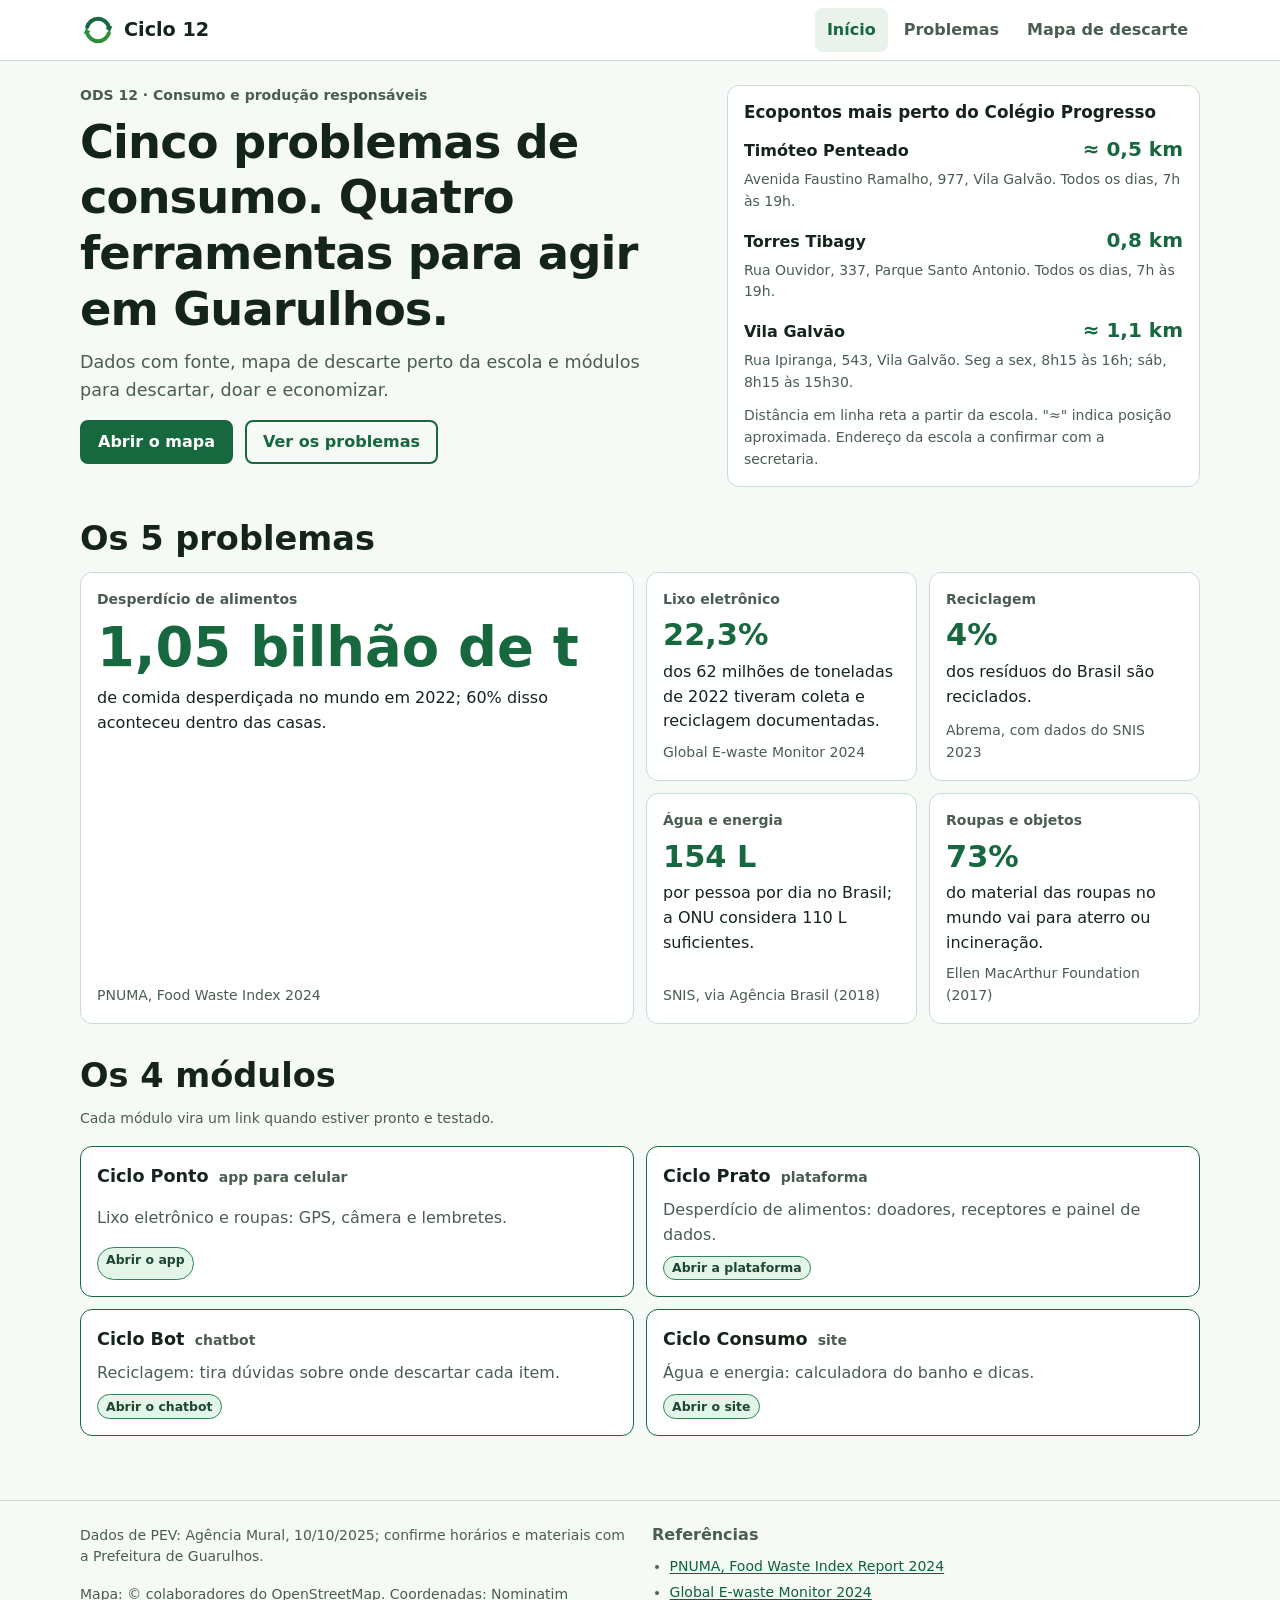
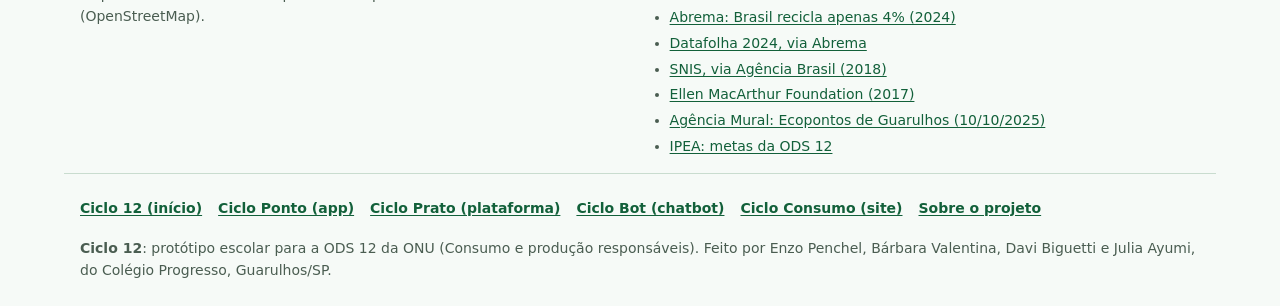
<file: ciclo12/index.html>
<!doctype html>
<html lang="pt-BR">
<head>
<meta charset="utf-8">
<meta name="viewport" content="width=device-width, initial-scale=1">
<title>Ciclo 12</title>
<meta name="description" content="Ciclo 12: cinco problemas de consumo, dados com fonte, mapa de descarte em Guarulhos e quatro módulos para a ODS 12.">
<meta name="theme-color" content="#17673f">
<link rel="icon" href="shared/favicon.svg" type="image/svg+xml">
<link rel="stylesheet" href="shared/estilo.css">
<link rel="stylesheet" href="hub.css">
<script>/* animação: marca a página antes de desenhar (ver shared/animacao.js) */if(window.matchMedia&&!matchMedia("(prefers-reduced-motion: reduce)").matches&&"IntersectionObserver" in window){document.documentElement.classList.add("anim-js")}</script>
</head>
<body>
<a class="pular-conteudo" href="#conteudo">Pular para o conteúdo</a>

<header class="topo">
  <div class="topo-miolo">
    <a class="marca" href="#inicio" data-aba="inicio">
      <img src="shared/logo.svg" alt="" width="36" height="36">
      <span>Ciclo 12</span>
    </a>
    <nav class="navegacao" aria-label="Seções">
      <a href="#inicio" data-aba="inicio">Início</a>
      <a href="#problemas" data-aba="problemas">Problemas</a>
      <a href="#mapa" data-aba="mapa">Mapa de descarte</a>
    </nav>
  </div>
</header>

<main id="conteudo" class="container">

  <!-- ================= INÍCIO ================= -->
  <section id="inicio" class="aba-tela" aria-labelledby="t-inicio">
    <div class="abertura">
      <div class="abertura-texto anim-entrada">
        <p class="sobretitulo">ODS 12 · Consumo e produção responsáveis</p>
        <h1 id="t-inicio">Cinco problemas de consumo. Quatro ferramentas para agir em Guarulhos.</h1>
        <p class="lead">Dados com fonte, mapa de descarte perto da escola e módulos para descartar, doar e economizar.</p>
        <div class="acoes">
          <a class="botao" href="#mapa" data-aba="mapa">Abrir o mapa</a>
          <a class="botao botao-secundario" href="#problemas" data-aba="problemas">Ver os problemas</a>
        </div>
      </div>

      <aside class="perto" aria-labelledby="t-perto">
        <h2 id="t-perto" class="perto-titulo">Ecopontos mais perto do Colégio Progresso</h2>
        <ol class="perto-lista" id="perto-lista"></ol>
        <p class="texto-pequeno perto-nota">Distância em linha reta a partir da escola. "≈" indica posição aproximada.
          Endereço da escola a confirmar com a secretaria.</p>
      </aside>
    </div>

    <h2 class="titulo-secao">Os 5 problemas</h2>
    <div class="grade-problemas">
      <a class="problema-cartao destaque" href="#p-alimentos" data-aba="problemas" data-alvo="p-alimentos">
        <span class="problema-tema">Desperdício de alimentos</span>
        <span class="problema-numero">1,05 bilhão de t</span>
        <span>de comida desperdiçada no mundo em 2022; 60% disso aconteceu dentro das casas.</span>
        <span class="problema-fonte">PNUMA, Food Waste Index 2024</span>
      </a>
      <a class="problema-cartao" href="#p-eletronicos" data-aba="problemas" data-alvo="p-eletronicos">
        <span class="problema-tema">Lixo eletrônico</span>
        <span class="problema-numero">22,3%</span>
        <span>dos 62 milhões de toneladas de 2022 tiveram coleta e reciclagem documentadas.</span>
        <span class="problema-fonte">Global E-waste Monitor 2024</span>
      </a>
      <a class="problema-cartao" href="#p-reciclagem" data-aba="problemas" data-alvo="p-reciclagem">
        <span class="problema-tema">Reciclagem</span>
        <span class="problema-numero">4%</span>
        <span>dos resíduos do Brasil são reciclados.</span>
        <span class="problema-fonte">Abrema, com dados do SNIS 2023</span>
      </a>
      <a class="problema-cartao" href="#p-agua" data-aba="problemas" data-alvo="p-agua">
        <span class="problema-tema">Água e energia</span>
        <span class="problema-numero">154 L</span>
        <span>por pessoa por dia no Brasil; a ONU considera 110 L suficientes.</span>
        <span class="problema-fonte">SNIS, via Agência Brasil (2018)</span>
      </a>
      <a class="problema-cartao" href="#p-roupas" data-aba="problemas" data-alvo="p-roupas">
        <span class="problema-tema">Roupas e objetos</span>
        <span class="problema-numero">73%</span>
        <span>do material das roupas no mundo vai para aterro ou incineração.</span>
        <span class="problema-fonte">Ellen MacArthur Foundation (2017)</span>
      </a>
    </div>

    <h2 class="titulo-secao">Os 4 módulos</h2>
    <p class="texto-pequeno">Cada módulo vira um link quando estiver pronto e testado.</p>
    <ul class="modulos">
      <li>
        <a class="modulo modulo-pronto" href="app/">
          <span class="modulo-nome">Ciclo Ponto <small>app para celular</small></span>
          <span class="modulo-faz">Lixo eletrônico e roupas: GPS, câmera e lembretes.</span>
          <span class="etiqueta etiqueta-ok">Abrir o app</span>
        </a>
      </li>
      <li>
        <a class="modulo modulo-pronto" href="plataforma/">
          <span class="modulo-nome">Ciclo Prato <small>plataforma</small></span>
          <span class="modulo-faz">Desperdício de alimentos: doadores, receptores e painel de dados.</span>
          <span class="etiqueta etiqueta-ok">Abrir a plataforma</span>
        </a>
      </li>
      <li>
        <a class="modulo modulo-pronto" href="chatbot/">
          <span class="modulo-nome">Ciclo Bot <small>chatbot</small></span>
          <span class="modulo-faz">Reciclagem: tira dúvidas sobre onde descartar cada item.</span>
          <span class="etiqueta etiqueta-ok">Abrir o chatbot</span>
        </a>
      </li>
      <li>
        <a class="modulo modulo-pronto" href="site/">
          <span class="modulo-nome">Ciclo Consumo <small>site</small></span>
          <span class="modulo-faz">Água e energia: calculadora do banho e dicas.</span>
          <span class="etiqueta etiqueta-ok">Abrir o site</span>
        </a>
      </li>
    </ul>
  </section>

  <!-- ================= PROBLEMAS ================= -->
  <section id="problemas" class="aba-tela" aria-labelledby="t-problemas" hidden>
    <h1 id="t-problemas">Os 5 problemas, com dados e fonte</h1>
    <nav class="indice" aria-label="Problemas">
      <a href="#p-alimentos" data-aba="problemas" data-alvo="p-alimentos">Alimentos</a>
      <a href="#p-eletronicos" data-aba="problemas" data-alvo="p-eletronicos">Lixo eletrônico</a>
      <a href="#p-reciclagem" data-aba="problemas" data-alvo="p-reciclagem">Reciclagem</a>
      <a href="#p-agua" data-aba="problemas" data-alvo="p-agua">Água e energia</a>
      <a href="#p-roupas" data-aba="problemas" data-alvo="p-roupas">Roupas e objetos</a>
    </nav>

    <article class="problema" id="p-alimentos" aria-labelledby="t-alimentos">
      <h2 id="t-alimentos">Desperdício de alimentos</h2>
      <p>Em 2022 o mundo desperdiçou 1,05 bilhão de toneladas de alimentos, quase um quinto de tudo o que chegou ao consumidor. A maior parte do desperdício não acontece no mercado nem no restaurante: acontece em casa.</p>
      <figure class="grafico">
        <figcaption>Onde o desperdício de alimentos aconteceu em 2022 (mundo)</figcaption>
        <svg viewBox="0 0 320 40" role="img" aria-labelledby="g1-desc" class="barra-svg">
          <desc id="g1-desc">Casas 60%, serviços de alimentação 28%, varejo 12%.</desc>
          <rect class="viz-1" x="0" y="4" width="189.6" height="32" rx="4"><title>Casas: 60%</title></rect>
          <rect class="viz-2" x="191.6" y="4" width="88.5" height="32"><title>Serviços de alimentação: 28%</title></rect>
          <rect class="viz-3" x="282.1" y="4" width="37.9" height="32" rx="4"><title>Varejo: 12%</title></rect>
        </svg>
        <ul class="legenda">
          <li><span class="amostra viz-1"></span>Casas <b>60%</b></li>
          <li><span class="amostra viz-2"></span>Serviços de alimentação <b>28%</b></li>
          <li><span class="amostra viz-3"></span>Varejo <b>12%</b></li>
        </ul>
      </figure>
      <p class="fonte">Fonte: <a href="https://www.unep.org/news-and-stories/press-release/world-squanders-over-1-billion-meals-day-un-report" target="_blank" rel="noopener">PNUMA, Food Waste Index Report 2024</a></p>
      <p class="meta-ods"><b>Meta 12.3:</b> até 2030, reduzir pela metade o desperdício de alimentos per capita mundial, nos níveis de varejo e do consumidor, e reduzir as perdas ao longo das cadeias de produção e abastecimento.</p>
      <p class="modulo-liga">No Ciclo 12: <a href="plataforma/"><b>Ciclo Prato</b></a> (plataforma de doação de alimentos).</p>
    </article>

    <article class="problema" id="p-eletronicos" aria-labelledby="t-eletronicos">
      <h2 id="t-eletronicos">Descarte incorreto de lixo eletrônico</h2>
      <p>Foram 62 milhões de toneladas de lixo eletrônico em 2022, 82% a mais que em 2010. Menos de um quarto teve coleta e reciclagem documentadas; o resto some do controle e pode contaminar solo e água.</p>
      <figure class="grafico">
        <figcaption>Destino documentado do lixo eletrônico em 2022 (mundo)</figcaption>
        <svg viewBox="0 0 320 40" role="img" aria-labelledby="g2-desc" class="barra-svg">
          <desc id="g2-desc">22,3% com coleta e reciclagem documentadas; 77,7% sem documentação.</desc>
          <rect class="viz-destaque" x="0" y="4" width="70.9" height="32" rx="4"><title>Coleta e reciclagem documentadas: 22,3%</title></rect>
          <rect class="viz-resto" x="72.9" y="4" width="247.1" height="32" rx="4"><title>Sem documentação: 77,7%</title></rect>
        </svg>
        <ul class="legenda">
          <li><span class="amostra viz-destaque"></span>Coleta e reciclagem documentadas <b>22,3%</b></li>
          <li><span class="amostra viz-resto"></span>Sem documentação <b>77,7%</b></li>
        </ul>
      </figure>
      <p class="fonte">Fonte: <a href="https://unitar.org/about/news-stories/press/global-e-waste-monitor-2024-electronic-waste-rising-five-times-faster-documented-e-waste-recycling" target="_blank" rel="noopener">Global E-waste Monitor 2024 (ITU e UNITAR)</a></p>
      <p class="meta-ods"><b>Meta 12.5:</b> até 2030, reduzir substancialmente a geração de resíduos por meio da prevenção, redução, reciclagem e reuso.</p>
      <p class="modulo-liga">No Ciclo 12: <a href="app/"><b>Ciclo Ponto</b></a> (app com pontos de descarte e lembretes).</p>
    </article>

    <article class="problema" id="p-reciclagem" aria-labelledby="t-reciclagem">
      <h2 id="t-reciclagem">Falta de informação sobre reciclagem</h2>
      <p>O Brasil recicla só 4% dos seus resíduos. Parte do problema é informação: 58% dos brasileiros dizem não saber reconhecer os símbolos de reciclagem nas embalagens.</p>
      <figure class="grafico">
        <figcaption>Resíduos reciclados no Brasil</figcaption>
        <svg viewBox="0 0 320 40" role="img" aria-labelledby="g3-desc" class="barra-svg">
          <desc id="g3-desc">4% reciclados; 96% não reciclados.</desc>
          <rect class="viz-destaque" x="0" y="4" width="12.7" height="32" rx="4"><title>Reciclados: 4%</title></rect>
          <rect class="viz-resto" x="14.7" y="4" width="305.3" height="32" rx="4"><title>Não reciclados: 96%</title></rect>
        </svg>
        <ul class="legenda">
          <li><span class="amostra viz-destaque"></span>Reciclados <b>4%</b></li>
          <li><span class="amostra viz-resto"></span>Não reciclados <b>96%</b></li>
        </ul>
      </figure>
      <p class="fonte">Fontes: <a href="https://www.abrema.org.br/2024/09/19/brasil-recicla-apenas-4-mas-importa-lixo-para-a-industria/" target="_blank" rel="noopener">Abrema, com dados do SNIS 2023</a>; <a href="https://www.abrema.org.br/2024/06/24/1-em-cada-3-brasileiros-que-diz-ter-coleta-seletiva-nao-separa-o-lixo-aponta-datafolha/" target="_blank" rel="noopener">pesquisa Datafolha 2024, divulgada pela Abrema</a> (58%)</p>
      <p class="meta-ods"><b>Meta 12.8:</b> até 2030, garantir que as pessoas, em todos os lugares, tenham informação relevante e conscientização para o desenvolvimento sustentável e estilos de vida em harmonia com a natureza.</p>
      <p class="modulo-liga">No Ciclo 12: <a href="chatbot/"><b>Ciclo Bot</b></a> (chatbot sobre onde descartar cada item).</p>
    </article>

    <article class="problema" id="p-agua" aria-labelledby="t-agua">
      <h2 id="t-agua">Consumo excessivo de água e energia em casa</h2>
      <p>Cada brasileiro consome em média 154 litros de água por dia. A ONU considera 110 litros suficientes para as necessidades de uma pessoa. O banho é um dos lugares onde dá para economizar água e luz ao mesmo tempo.</p>
      <figure class="grafico">
        <figcaption>Litros de água por pessoa, por dia</figcaption>
        <svg viewBox="0 0 320 84" role="img" aria-labelledby="g4-desc" class="barra-svg barra-svg-alta">
          <desc id="g4-desc">Média do Brasil: 154 litros. Recomendado pela ONU: 110 litros.</desc>
          <line class="viz-eixo" x1="0" y1="0" x2="0" y2="84"></line>
          <rect class="viz-destaque" x="0" y="6" width="320" height="30" rx="4"><title>Média no Brasil: 154 L</title></rect>
          <rect class="viz-resto" x="0" y="48" width="228.6" height="30" rx="4"><title>Recomendado pela ONU: 110 L</title></rect>
        </svg>
        <ul class="legenda">
          <li><span class="amostra viz-destaque"></span>Média no Brasil <b>154 L</b></li>
          <li><span class="amostra viz-resto"></span>Recomendado pela ONU <b>110 L</b></li>
        </ul>
      </figure>
      <p class="fonte">Fonte: <a href="https://agenciabrasil.ebc.com.br/geral/noticia/2018-03/brasileiro-consome-significativo-volume-de-agua-que-nao-sai-das-torneiras" target="_blank" rel="noopener">SNIS, via Agência Brasil (2018)</a>. Dado de 2018: pode haver número mais recente.</p>
      <p class="meta-ods"><b>Meta 12.2:</b> até 2030, alcançar a gestão sustentável e o uso eficiente dos recursos naturais.</p>
      <p class="modulo-liga">No Ciclo 12: <a href="site/"><b>Ciclo Consumo</b></a> (site com calculadora do banho).</p>
    </article>

    <article class="problema" id="p-roupas" aria-labelledby="t-roupas">
      <h2 id="t-roupas">Roupas e objetos que poderiam ser reutilizados</h2>
      <p>De todo o material usado para fazer roupas no mundo, 73% acaba em aterro ou é queimado depois do uso. Doar, trocar e consertar mantém a peça em uso por mais tempo.</p>
      <figure class="grafico">
        <figcaption>Destino do material das roupas no mundo (dados de 2015)</figcaption>
        <svg viewBox="0 0 320 40" role="img" aria-labelledby="g5-desc" class="barra-svg">
          <desc id="g5-desc">73% aterro ou incineração; 27% outros destinos.</desc>
          <rect class="viz-destaque" x="0" y="4" width="232.1" height="32" rx="4"><title>Aterro ou incineração: 73%</title></rect>
          <rect class="viz-resto" x="234.1" y="4" width="85.9" height="32" rx="4"><title>Outros destinos: 27%</title></rect>
        </svg>
        <ul class="legenda">
          <li><span class="amostra viz-destaque"></span>Aterro ou incineração <b>73%</b></li>
          <li><span class="amostra viz-resto"></span>Outros destinos <b>27%</b></li>
        </ul>
      </figure>
      <p class="fonte">Fonte: <a href="https://content.ellenmacarthurfoundation.org/m/7f818b40f06e1afd/original/Summary-of-findings-A-New-Textiles-Economy.pdf" target="_blank" rel="noopener">Ellen MacArthur Foundation, A New Textiles Economy (2017), figura 3</a></p>
      <p class="meta-ods"><b>Meta 12.5:</b> até 2030, reduzir substancialmente a geração de resíduos por meio da prevenção, redução, reciclagem e reuso.</p>
      <p class="modulo-liga">No Ciclo 12: <a href="app/"><b>Ciclo Ponto</b></a> (app para doar, trocar ou descartar roupas e objetos).</p>
    </article>
    <p class="texto-pequeno">Texto das metas: <a href="https://www.ipea.gov.br/ods/ods12.html" target="_blank" rel="noopener">IPEA, ODS 12</a> (versão das Nações Unidas).</p>
  </section>

  <!-- ================= MAPA ================= -->
  <section id="mapa" class="aba-tela" aria-labelledby="t-mapa" hidden>
    <h1 id="t-mapa">Mapa de descarte</h1>
    <div class="aviso aviso-confirmar">
      <span class="aviso-titulo">Confira antes de ir</span>
      <p>Lista dos 33 Ecopontos (PEVs) publicada pela Agência Mural em 10/10/2025. Horários e materiais podem ter mudado:
        confirme com a Prefeitura de Guarulhos. Posições marcadas como aproximadas ainda serão conferidas pelo grupo.</p>
    </div>

    <div class="controles">
      <div class="campo">
        <label for="filtro-material">O que você quer descartar?</label>
        <select id="filtro-material"></select>
      </div>
      <button class="botao botao-secundario" id="btn-perto" type="button">Pontos perto de mim</button>
    </div>
    <p class="resposta-filtro" id="resposta-filtro" role="status"></p>

    <div class="mapa-grade">
      <div class="mapa-caixa">
        <div id="mapa-area" role="region" aria-label="Mapa dos ecopontos de Guarulhos"></div>
        <ul class="mapa-legenda" aria-label="Legenda do mapa">
          <li><span class="pino-legenda pino-escola"></span>Escola</li>
          <li><span class="pino-legenda pino-pev"></span>Ecoponto (número achado)</li>
          <li><span class="pino-legenda pino-pev pino-aprox"></span>Ecoponto (posição aproximada)</li>
        </ul>
      </div>
      <div class="lista-caixa">
        <p class="lista-resumo" id="lista-resumo" aria-live="polite"></p>
        <p class="texto-pequeno" id="lista-referencia"></p>
        <ol class="lista-pontos" id="lista-pontos"></ol>
        <div id="lista-doacao"></div>
      </div>
    </div>
  </section>
</main>

<footer class="rodape">
  <div class="container rodape-grade">
    <div>
      <p>Dados de PEV: Agência Mural, 10/10/2025; confirme horários e materiais com a Prefeitura de Guarulhos.</p>
      <p>Mapa: © colaboradores do OpenStreetMap. Coordenadas: Nominatim (OpenStreetMap).</p>
    </div>
    <div>
      <h2 class="rodape-titulo">Referências</h2>
      <ul class="referencias">
        <li><a href="https://www.unep.org/news-and-stories/press-release/world-squanders-over-1-billion-meals-day-un-report" target="_blank" rel="noopener">PNUMA, Food Waste Index Report 2024</a></li>
        <li><a href="https://unitar.org/about/news-stories/press/global-e-waste-monitor-2024-electronic-waste-rising-five-times-faster-documented-e-waste-recycling" target="_blank" rel="noopener">Global E-waste Monitor 2024</a></li>
        <li><a href="https://www.abrema.org.br/2024/09/19/brasil-recicla-apenas-4-mas-importa-lixo-para-a-industria/" target="_blank" rel="noopener">Abrema: Brasil recicla apenas 4% (2024)</a></li>
        <li><a href="https://www.abrema.org.br/2024/06/24/1-em-cada-3-brasileiros-que-diz-ter-coleta-seletiva-nao-separa-o-lixo-aponta-datafolha/" target="_blank" rel="noopener">Datafolha 2024, via Abrema</a></li>
        <li><a href="https://agenciabrasil.ebc.com.br/geral/noticia/2018-03/brasileiro-consome-significativo-volume-de-agua-que-nao-sai-das-torneiras" target="_blank" rel="noopener">SNIS, via Agência Brasil (2018)</a></li>
        <li><a href="https://content.ellenmacarthurfoundation.org/m/7f818b40f06e1afd/original/Summary-of-findings-A-New-Textiles-Economy.pdf" target="_blank" rel="noopener">Ellen MacArthur Foundation (2017)</a></li>
        <li><a href="https://agenciamural.org.br/confira-onde-estao-os-ecopontos-de-guarulhos/" target="_blank" rel="noopener">Agência Mural: Ecopontos de Guarulhos (10/10/2025)</a></li>
        <li><a href="https://www.ipea.gov.br/ods/ods12.html" target="_blank" rel="noopener">IPEA: metas da ODS 12</a></li>
      </ul>
    </div>
  </div>
  <div class="container rodape-padrao">
    <nav class="rodape-modulos" aria-label="Módulos do Ciclo 12">
      <a href="index.html">Ciclo 12 (início)</a>
      <a href="app/">Ciclo Ponto (app)</a>
      <a href="plataforma/">Ciclo Prato (plataforma)</a>
      <a href="chatbot/">Ciclo Bot (chatbot)</a>
      <a href="site/">Ciclo Consumo (site)</a>
      <a href="sobre.html">Sobre o projeto</a>
    </nav>
    <p><b>Ciclo 12</b>: protótipo escolar para a ODS 12 da ONU (Consumo e produção responsáveis).
      Feito por Enzo Penchel, Bárbara Valentina, Davi Biguetti e Julia Ayumi, do Colégio Progresso, Guarulhos/SP.</p>
  </div>
</footer>

<script src="shared/animacao.js"></script>

<script src="shared/pontos.js"></script>
<script src="hub.js"></script>
</body>
</html>
</file>
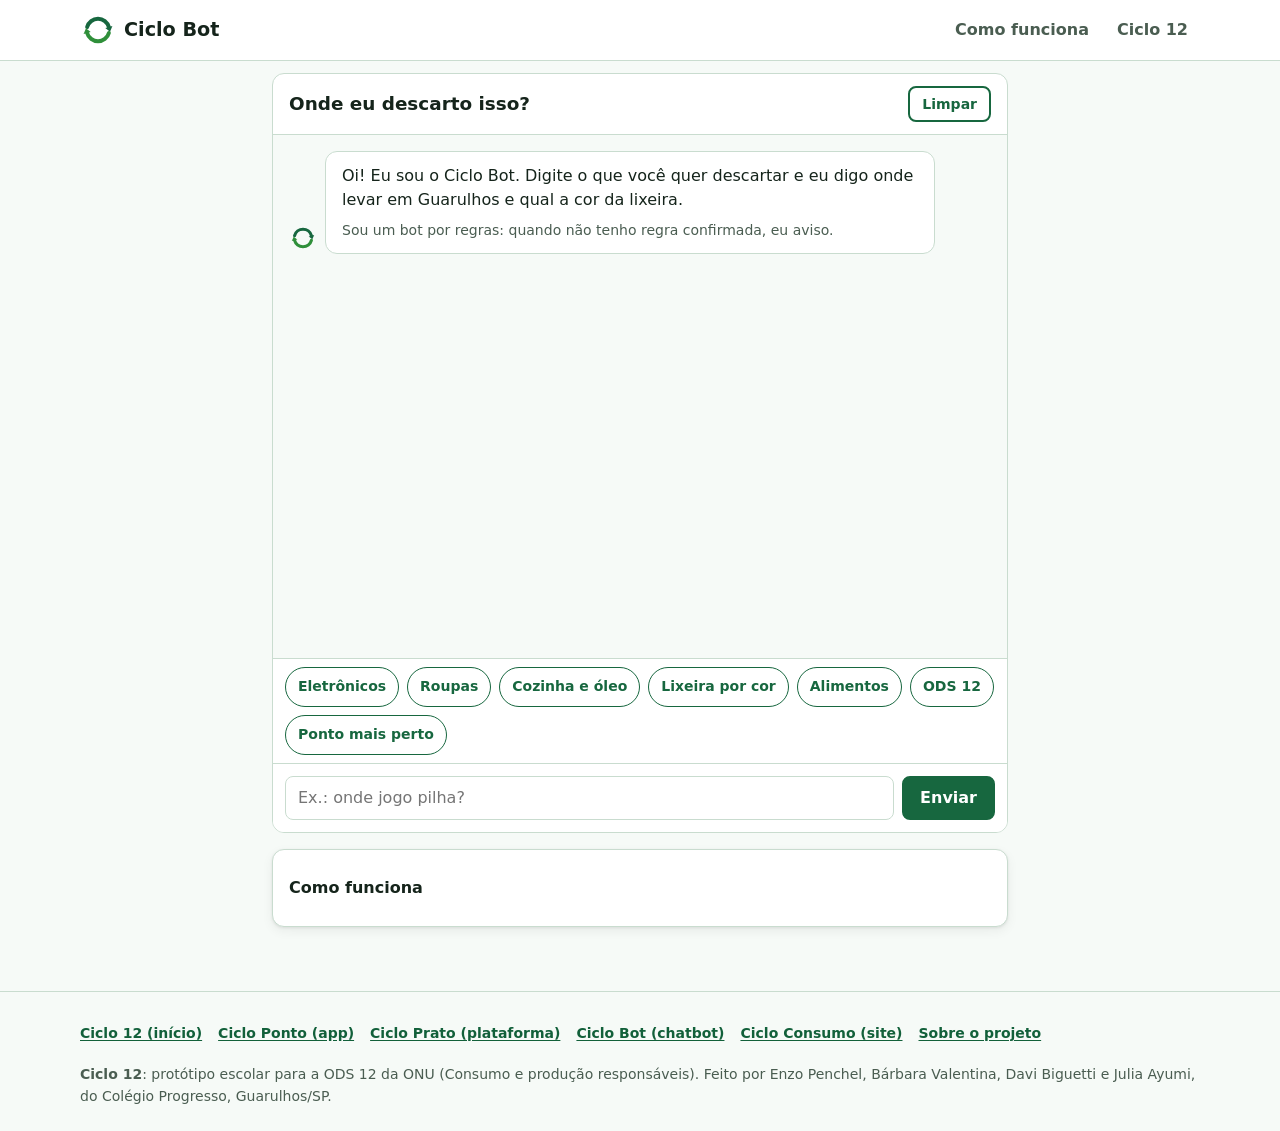
<file: ciclo12/chatbot/index.html>
<!doctype html>
<html lang="pt-BR">
<head>
<meta charset="utf-8">
<meta name="viewport" content="width=device-width, initial-scale=1, viewport-fit=cover">
<title>Ciclo Bot</title>
<meta name="description" content="Ciclo Bot: tire dúvidas sobre onde descartar cada item em Guarulhos. Funciona por regras, sem internet e sem inteligência artificial. Parte do Ciclo 12 (ODS 12).">
<meta name="theme-color" content="#17673f">
<link rel="icon" href="../shared/favicon.svg" type="image/svg+xml">
<link rel="stylesheet" href="../shared/estilo.css">
<link rel="stylesheet" href="bot.css">
<script>/* animação: marca a página antes de desenhar (ver shared/animacao.js) */if(window.matchMedia&&!matchMedia("(prefers-reduced-motion: reduce)").matches&&"IntersectionObserver" in window){document.documentElement.classList.add("anim-js")}</script>
</head>
<body>
<a class="pular-conteudo" href="#pergunta">Pular para a caixa de pergunta</a>

<header class="topo">
  <div class="topo-miolo">
    <a class="marca" href="#conversa">
      <img src="../shared/logo.svg" alt="" width="36" height="36">
      <span>Ciclo Bot</span>
    </a>
    <nav class="navegacao" aria-label="Seções">
      <a href="#como-funciona">Como funciona</a>
      <a href="../index.html" aria-label="Voltar ao Ciclo 12">Ciclo 12</a>
    </nav>
  </div>
</header>

<main id="conteudo" class="bot-pagina">
  <section class="chat" aria-labelledby="t-chat">
    <div class="chat-cabecalho">
      <h1 id="t-chat" class="chat-titulo">Onde eu descarto isso?</h1>
      <button class="botao botao-secundario botao-pequeno" type="button" id="btn-limpar" aria-label="Limpar conversa">Limpar</button>
    </div>

    <div id="conversa" class="conversa" role="log" aria-live="polite" aria-label="Conversa com o Ciclo Bot"></div>

    <div class="menu-rapido" id="menu-rapido" aria-label="Atalhos">
      <button type="button" data-menu="eletronicos">Eletrônicos</button>
      <button type="button" data-menu="roupas">Roupas</button>
      <button type="button" data-menu="cozinha">Cozinha e óleo</button>
      <button type="button" data-menu="cores">Lixeira por cor</button>
      <button type="button" data-menu="alimentos">Alimentos</button>
      <button type="button" data-menu="ods">ODS 12</button>
      <button type="button" data-menu="perto">Ponto mais perto</button>
    </div>

    <form id="form-pergunta" class="caixa-pergunta" autocomplete="off">
      <label for="pergunta" class="so-leitor">Sua pergunta</label>
      <input id="pergunta" name="pergunta" type="text" maxlength="200" placeholder="Ex.: onde jogo pilha?" enterkeyhint="send">
      <button class="botao" type="submit">Enviar</button>
    </form>
  </section>

  <details id="como-funciona" class="como-funciona cartao">
    <summary>Como funciona</summary>
    <ul>
      <li><b>É um bot por regras, não é inteligência artificial.</b> Ele procura as palavras da sua pergunta numa lista de <span id="n-itens">47</span> itens escrita pelo grupo, aceita pequenos erros de digitação e responde com o texto dessa lista.</li>
      <li><b>Funciona sem internet</b> depois de aberto e não usa chave de API. A conversa fica só na tela: nada é salvo nem enviado.</li>
      <li><b>Quando a regra não está confirmada, ele não inventa:</b> diz "confirme com a Prefeitura de Guarulhos". A etiqueta verde "Confirmado na fonte" aparece só quando a matéria da Agência Mural (10/10/2025) lista o material como aceito nos Ecopontos.</li>
      <li>O Ecoponto mais perto sai da mesma lista do mapa do Ciclo 12 (33 Ecopontos de Guarulhos). A distância é em linha reta, a partir da escola ou de você, se permitir a localização.</li>
      <li><b>Próximo passo:</b> uma versão oficial no WhatsApp depende da plataforma da Meta (conta comercial e aprovação). Por enquanto, não está feita.</li>
    </ul>
    <p class="fonte">Fontes: <a href="https://agenciamural.org.br/confira-onde-estao-os-ecopontos-de-guarulhos/" target="_blank" rel="noopener">Agência Mural (Ecopontos de Guarulhos)</a>;
      <a href="https://conama.mma.gov.br/?option=com_sisconama&amp;task=arquivo.download&amp;id=273" target="_blank" rel="noopener">Resolução CONAMA 275/2001 (cores)</a>;
      <a href="https://www.planalto.gov.br/ccivil_03/_ato2007-2010/2010/lei/l12305.htm" target="_blank" rel="noopener">Lei 12.305/2010, art. 33 (logística reversa)</a>;
      <a href="https://www.ipea.gov.br/ods/ods12.html" target="_blank" rel="noopener">IPEA (metas da ODS 12)</a>.</p>
  </details>
</main>

<footer class="rodape">
  <div class="container rodape-padrao">
    <nav class="rodape-modulos" aria-label="Módulos do Ciclo 12">
      <a href="../index.html">Ciclo 12 (início)</a>
      <a href="../app/">Ciclo Ponto (app)</a>
      <a href="../plataforma/">Ciclo Prato (plataforma)</a>
      <a href="../chatbot/">Ciclo Bot (chatbot)</a>
      <a href="../site/">Ciclo Consumo (site)</a>
      <a href="../sobre.html">Sobre o projeto</a>
    </nav>
    <p><b>Ciclo 12</b>: protótipo escolar para a ODS 12 da ONU (Consumo e produção responsáveis).
      Feito por Enzo Penchel, Bárbara Valentina, Davi Biguetti e Julia Ayumi, do Colégio Progresso, Guarulhos/SP.</p>
  </div>
</footer>

<script src="../shared/animacao.js"></script>
<script src="../shared/pontos.js"></script>
<script src="conhecimento.js"></script>
<script src="bot.js"></script>
</body>
</html>
</file>
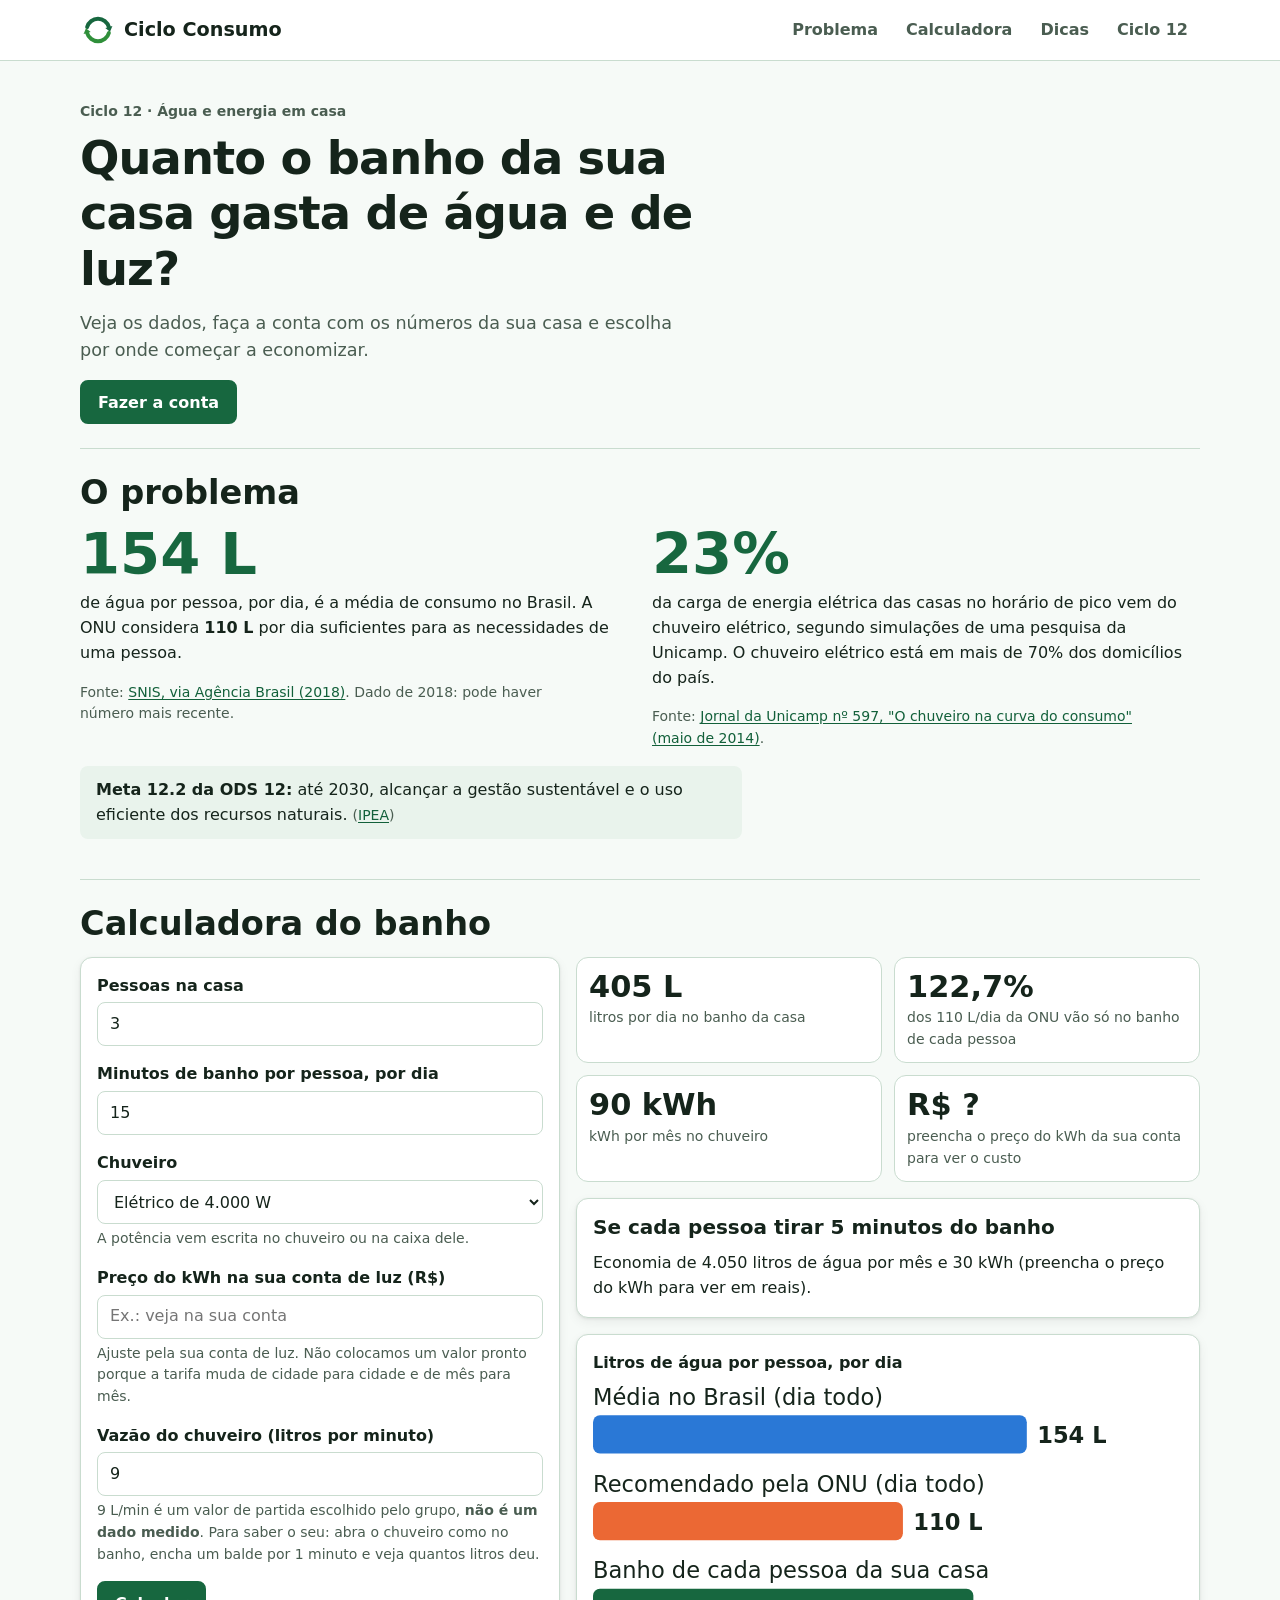
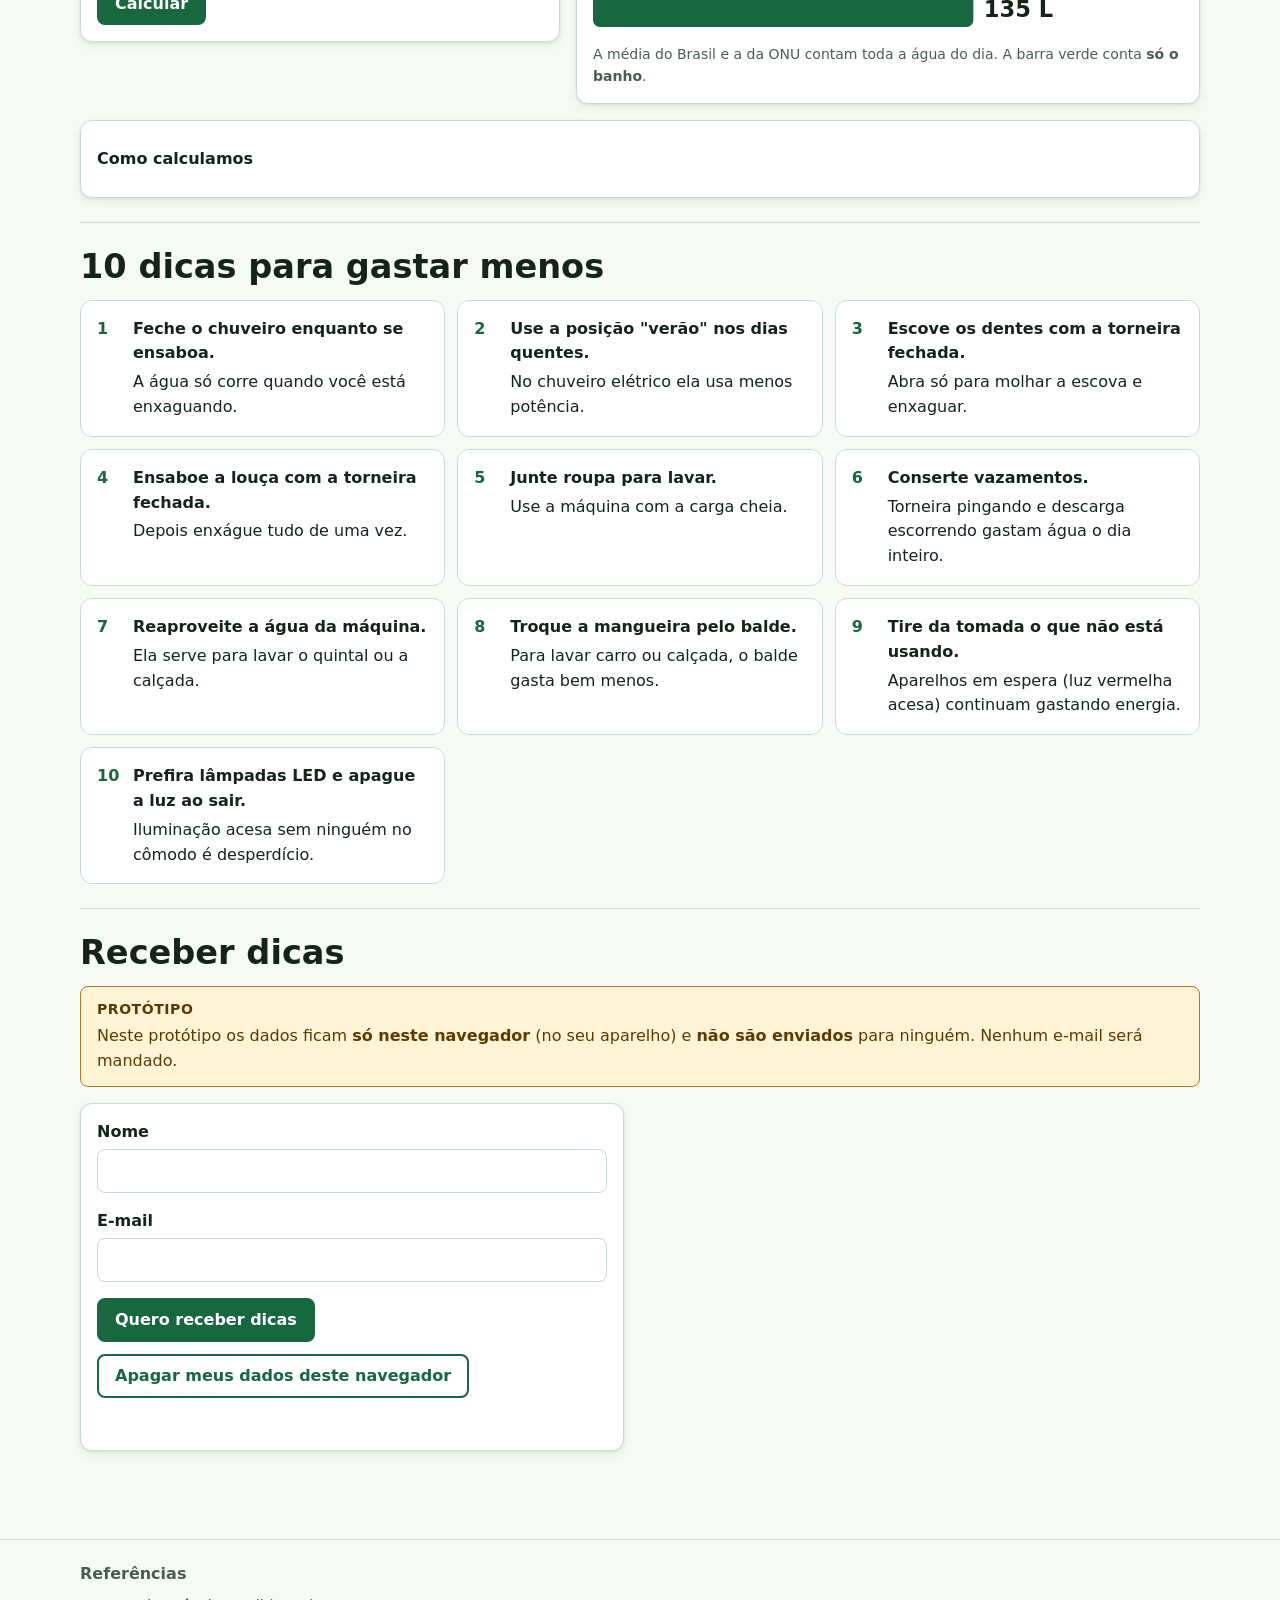
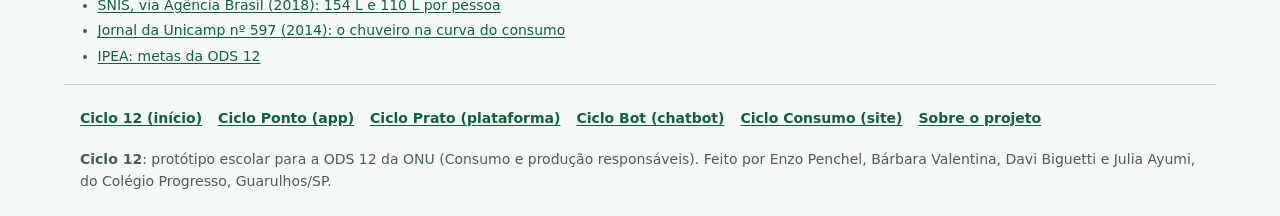
<file: ciclo12/site/index.html>
<!doctype html>
<html lang="pt-BR">
<head>
<meta charset="utf-8">
<meta name="viewport" content="width=device-width, initial-scale=1">
<title>Ciclo Consumo</title>
<meta name="description" content="Ciclo Consumo: consumo de água e energia em casa, calculadora do banho e dicas. Parte do Ciclo 12 (ODS 12).">
<meta name="theme-color" content="#17673f">
<link rel="icon" href="../shared/favicon.svg" type="image/svg+xml">
<link rel="stylesheet" href="../shared/estilo.css">
<link rel="stylesheet" href="site.css">
<script>/* animação: marca a página antes de desenhar (ver shared/animacao.js) */if(window.matchMedia&&!matchMedia("(prefers-reduced-motion: reduce)").matches&&"IntersectionObserver" in window){document.documentElement.classList.add("anim-js")}</script>
</head>
<body>
<a class="pular-conteudo" href="#conteudo">Pular para o conteúdo</a>

<header class="topo">
  <div class="topo-miolo">
    <a class="marca" href="#conteudo">
      <img src="../shared/logo.svg" alt="" width="36" height="36">
      <span>Ciclo Consumo</span>
    </a>
    <nav class="navegacao" aria-label="Seções">
      <a href="#problema">Problema</a>
      <a href="#calculadora">Calculadora</a>
      <a href="#dicas">Dicas</a>
      <a href="../index.html" aria-label="Voltar ao Ciclo 12">Ciclo 12</a>
    </nav>
  </div>
</header>

<main id="conteudo" class="container">

  <section class="abertura-site anim-entrada" aria-labelledby="t-site">
    <p class="sobretitulo">Ciclo 12 · Água e energia em casa</p>
    <h1 id="t-site">Quanto o banho da sua casa gasta de água e de luz?</h1>
    <p class="lead">Veja os dados, faça a conta com os números da sua casa e escolha por onde começar a economizar.</p>
    <a class="botao" href="#calculadora">Fazer a conta</a>
  </section>

  <!-- ============ O PROBLEMA ============ -->
  <section id="problema" class="secao" aria-labelledby="t-problema">
    <h2 id="t-problema">O problema</h2>
    <div class="numeros-site">
      <div class="numero-site">
        <span class="numero-grande">154 L</span>
        <p>de água por pessoa, por dia, é a média de consumo no Brasil. A ONU considera <b>110 L</b> por dia suficientes para as necessidades de uma pessoa.</p>
        <p class="fonte">Fonte: <a href="https://agenciabrasil.ebc.com.br/geral/noticia/2018-03/brasileiro-consome-significativo-volume-de-agua-que-nao-sai-das-torneiras" target="_blank" rel="noopener">SNIS, via Agência Brasil (2018)</a>. Dado de 2018: pode haver número mais recente.</p>
      </div>
      <div class="numero-site">
        <span class="numero-grande">23%</span>
        <p>da carga de energia elétrica das casas no horário de pico vem do chuveiro elétrico, segundo simulações de uma pesquisa da Unicamp. O chuveiro elétrico está em mais de 70% dos domicílios do país.</p>
        <p class="fonte">Fonte: <a href="https://www2.unicamp.br/unicamp/ju/597/o-chuveiro-na-curva-do-consumo" target="_blank" rel="noopener">Jornal da Unicamp nº 597, "O chuveiro na curva do consumo" (maio de 2014)</a>.</p>
      </div>
    </div>
    <p class="meta-site"><b>Meta 12.2 da ODS 12:</b> até 2030, alcançar a gestão sustentável e o uso eficiente dos recursos naturais.
      <span class="fonte">(<a href="https://www.ipea.gov.br/ods/ods12.html" target="_blank" rel="noopener">IPEA</a>)</span></p>
  </section>

  <!-- ============ CALCULADORA ============ -->
  <section id="calculadora" class="secao" aria-labelledby="t-calc">
    <h2 id="t-calc">Calculadora do banho</h2>
    <div class="calc-grade">
      <form id="form-calc" class="cartao calc-form" novalidate>
        <div class="campo">
          <label for="c-pessoas">Pessoas na casa</label>
          <input id="c-pessoas" name="pessoas" type="number" inputmode="numeric" min="1" max="20" step="1" value="3" aria-describedby="e-pessoas">
          <span class="mensagem-erro" id="e-pessoas" hidden></span>
        </div>
        <div class="campo">
          <label for="c-minutos">Minutos de banho por pessoa, por dia</label>
          <input id="c-minutos" name="minutos" type="number" inputmode="decimal" min="1" max="60" step="0.5" value="15" aria-describedby="e-minutos">
          <span class="mensagem-erro" id="e-minutos" hidden></span>
        </div>
        <div class="campo">
          <label for="c-potencia">Chuveiro</label>
          <select id="c-potencia" name="potencia">
            <option value="0">Não é elétrico (gás ou solar)</option>
            <option value="4000" selected>Elétrico de 4.000 W</option>
            <option value="5500">Elétrico de 5.500 W</option>
          </select>
          <span class="ajuda">A potência vem escrita no chuveiro ou na caixa dele.</span>
        </div>
        <div class="campo">
          <label for="c-preco">Preço do kWh na sua conta de luz (R$)</label>
          <input id="c-preco" name="preco" type="number" inputmode="decimal" min="0.01" max="10" step="0.01" placeholder="Ex.: veja na sua conta" aria-describedby="a-preco e-preco">
          <span class="ajuda" id="a-preco">Ajuste pela sua conta de luz. Não colocamos um valor pronto porque a tarifa muda de cidade para cidade e de mês para mês.</span>
          <span class="mensagem-erro" id="e-preco" hidden></span>
        </div>
        <div class="campo">
          <label for="c-vazao">Vazão do chuveiro (litros por minuto)</label>
          <input id="c-vazao" name="vazao" type="number" inputmode="decimal" min="1" max="30" step="0.5" value="9" aria-describedby="a-vazao e-vazao">
          <span class="ajuda" id="a-vazao">9 L/min é um valor de partida escolhido pelo grupo, <b>não é um dado medido</b>. Para saber o seu: abra o chuveiro como no banho, encha um balde por 1 minuto e veja quantos litros deu.</span>
          <span class="mensagem-erro" id="e-vazao" hidden></span>
        </div>
        <button class="botao" type="submit">Calcular</button>
      </form>

      <div class="calc-resultado" aria-live="polite">
        <div class="aviso aviso-conflito" id="calc-erro" role="alert" hidden>
          <span class="aviso-titulo">Confira os campos</span>
          <span>Corrija os campos marcados para ver o resultado.</span>
        </div>
        <div class="saidas">
          <div class="saida"><span class="saida-valor" id="o-litros">-</span><span>litros por dia no banho da casa</span></div>
          <div class="saida"><span class="saida-valor" id="o-pct">-</span><span id="o-pct-texto">dos 110 L/dia da ONU vão só no banho de cada pessoa</span></div>
          <div class="saida"><span class="saida-valor" id="o-kwh">-</span><span>kWh por mês no chuveiro</span></div>
          <div class="saida"><span class="saida-valor" id="o-custo">-</span><span id="o-custo-texto">por mês na conta de luz, só do chuveiro</span></div>
        </div>

        <div class="economia cartao">
          <h3>Se cada pessoa tirar 5 minutos do banho</h3>
          <p id="o-economia">-</p>
        </div>

        <figure class="grafico cartao">
          <figcaption>Litros de água por pessoa, por dia</figcaption>
          <svg id="grafico-agua" viewBox="0 0 340 150" role="img" aria-labelledby="grafico-desc" class="grafico-agua">
            <desc id="grafico-desc">Comparação entre a média do Brasil, o recomendado pela ONU e o banho de cada pessoa da sua casa.</desc>
          </svg>
          <p class="texto-pequeno">A média do Brasil e a da ONU contam toda a água do dia. A barra verde conta <b>só o banho</b>.</p>
        </figure>
      </div>
    </div>

    <details class="como-calculamos cartao">
      <summary>Como calculamos</summary>
      <ul>
        <li><b>Litros por dia (casa)</b> = pessoas × minutos × vazão (L/min)</li>
        <li><b>% da meta da ONU</b> = (minutos × vazão) ÷ 110 L × 100. Compara o banho de uma pessoa com os 110 L que a ONU considera suficientes para o dia todo.</li>
        <li><b>kWh por mês</b> = pessoas × (minutos ÷ 60) × (potência em W ÷ 1000) × 30 dias</li>
        <li><b>Custo por mês</b> = kWh por mês × preço do kWh</li>
        <li><b>Economia com 5 minutos a menos</b> = as mesmas contas usando 5 minutos (ou o banho inteiro, se ele já tiver 5 minutos ou menos) × 30 dias</li>
      </ul>
      <p class="texto-pequeno">O mês tem 30 dias nas contas. É uma estimativa: a conta real depende da temperatura escolhida, de quanto o registro fica aberto e de impostos e bandeiras na conta de luz.</p>
    </details>
  </section>

  <!-- ============ DICAS ============ -->
  <section id="dicas" class="secao" aria-labelledby="t-dicas">
    <h2 id="t-dicas">10 dicas para gastar menos</h2>
    <ol class="dicas">
      <li class="dica"><b>Feche o chuveiro enquanto se ensaboa.</b> A água só corre quando você está enxaguando.</li>
      <li class="dica"><b>Use a posição "verão" nos dias quentes.</b> No chuveiro elétrico ela usa menos potência.</li>
      <li class="dica"><b>Escove os dentes com a torneira fechada.</b> Abra só para molhar a escova e enxaguar.</li>
      <li class="dica"><b>Ensaboe a louça com a torneira fechada.</b> Depois enxágue tudo de uma vez.</li>
      <li class="dica"><b>Junte roupa para lavar.</b> Use a máquina com a carga cheia.</li>
      <li class="dica"><b>Conserte vazamentos.</b> Torneira pingando e descarga escorrendo gastam água o dia inteiro.</li>
      <li class="dica"><b>Reaproveite a água da máquina.</b> Ela serve para lavar o quintal ou a calçada.</li>
      <li class="dica"><b>Troque a mangueira pelo balde.</b> Para lavar carro ou calçada, o balde gasta bem menos.</li>
      <li class="dica"><b>Tire da tomada o que não está usando.</b> Aparelhos em espera (luz vermelha acesa) continuam gastando energia.</li>
      <li class="dica"><b>Prefira lâmpadas LED e apague a luz ao sair.</b> Iluminação acesa sem ninguém no cômodo é desperdício.</li>
    </ol>
  </section>

  <!-- ============ RECEBER DICAS ============ -->
  <section id="receber" class="secao" aria-labelledby="t-receber">
    <h2 id="t-receber">Receber dicas</h2>
    <div class="aviso aviso-exemplo">
      <span class="aviso-titulo">Protótipo</span>
      <p>Neste protótipo os dados ficam <b>só neste navegador</b> (no seu aparelho) e <b>não são enviados</b> para ninguém. Nenhum e-mail será mandado.</p>
    </div>
    <form id="form-cadastro" class="cartao cadastro" novalidate>
      <div class="campo">
        <label for="r-nome">Nome</label>
        <input id="r-nome" name="nome" type="text" autocomplete="given-name" maxlength="60" aria-describedby="e-nome">
        <span class="mensagem-erro" id="e-nome" hidden></span>
      </div>
      <div class="campo">
        <label for="r-email">E-mail</label>
        <input id="r-email" name="email" type="email" autocomplete="email" maxlength="120" aria-describedby="e-email">
        <span class="mensagem-erro" id="e-email" hidden></span>
      </div>
      <div class="acoes-form">
        <button class="botao" type="submit">Quero receber dicas</button>
        <button class="botao botao-secundario" type="button" id="btn-apagar">Apagar meus dados deste navegador</button>
      </div>
      <p class="mensagem-form" id="msg-cadastro" role="status"></p>
    </form>
  </section>
</main>

<footer class="rodape">
  <div class="container">
      <h2 class="rodape-titulo">Referências</h2>
      <ul class="referencias">
        <li><a href="https://agenciabrasil.ebc.com.br/geral/noticia/2018-03/brasileiro-consome-significativo-volume-de-agua-que-nao-sai-das-torneiras" target="_blank" rel="noopener">SNIS, via Agência Brasil (2018): 154 L e 110 L por pessoa</a></li>
        <li><a href="https://www2.unicamp.br/unicamp/ju/597/o-chuveiro-na-curva-do-consumo" target="_blank" rel="noopener">Jornal da Unicamp nº 597 (2014): o chuveiro na curva do consumo</a></li>
        <li><a href="https://www.ipea.gov.br/ods/ods12.html" target="_blank" rel="noopener">IPEA: metas da ODS 12</a></li>
      </ul>
  </div>
  <div class="container rodape-padrao">
    <nav class="rodape-modulos" aria-label="Módulos do Ciclo 12">
      <a href="../index.html">Ciclo 12 (início)</a>
      <a href="../app/">Ciclo Ponto (app)</a>
      <a href="../plataforma/">Ciclo Prato (plataforma)</a>
      <a href="../chatbot/">Ciclo Bot (chatbot)</a>
      <a href="../site/">Ciclo Consumo (site)</a>
      <a href="../sobre.html">Sobre o projeto</a>
    </nav>
    <p><b>Ciclo 12</b>: protótipo escolar para a ODS 12 da ONU (Consumo e produção responsáveis).
      Feito por Enzo Penchel, Bárbara Valentina, Davi Biguetti e Julia Ayumi, do Colégio Progresso, Guarulhos/SP.</p>
  </div>
</footer>

<script src="../shared/animacao.js"></script>

<script src="site.js"></script>
</body>
</html>
</file>
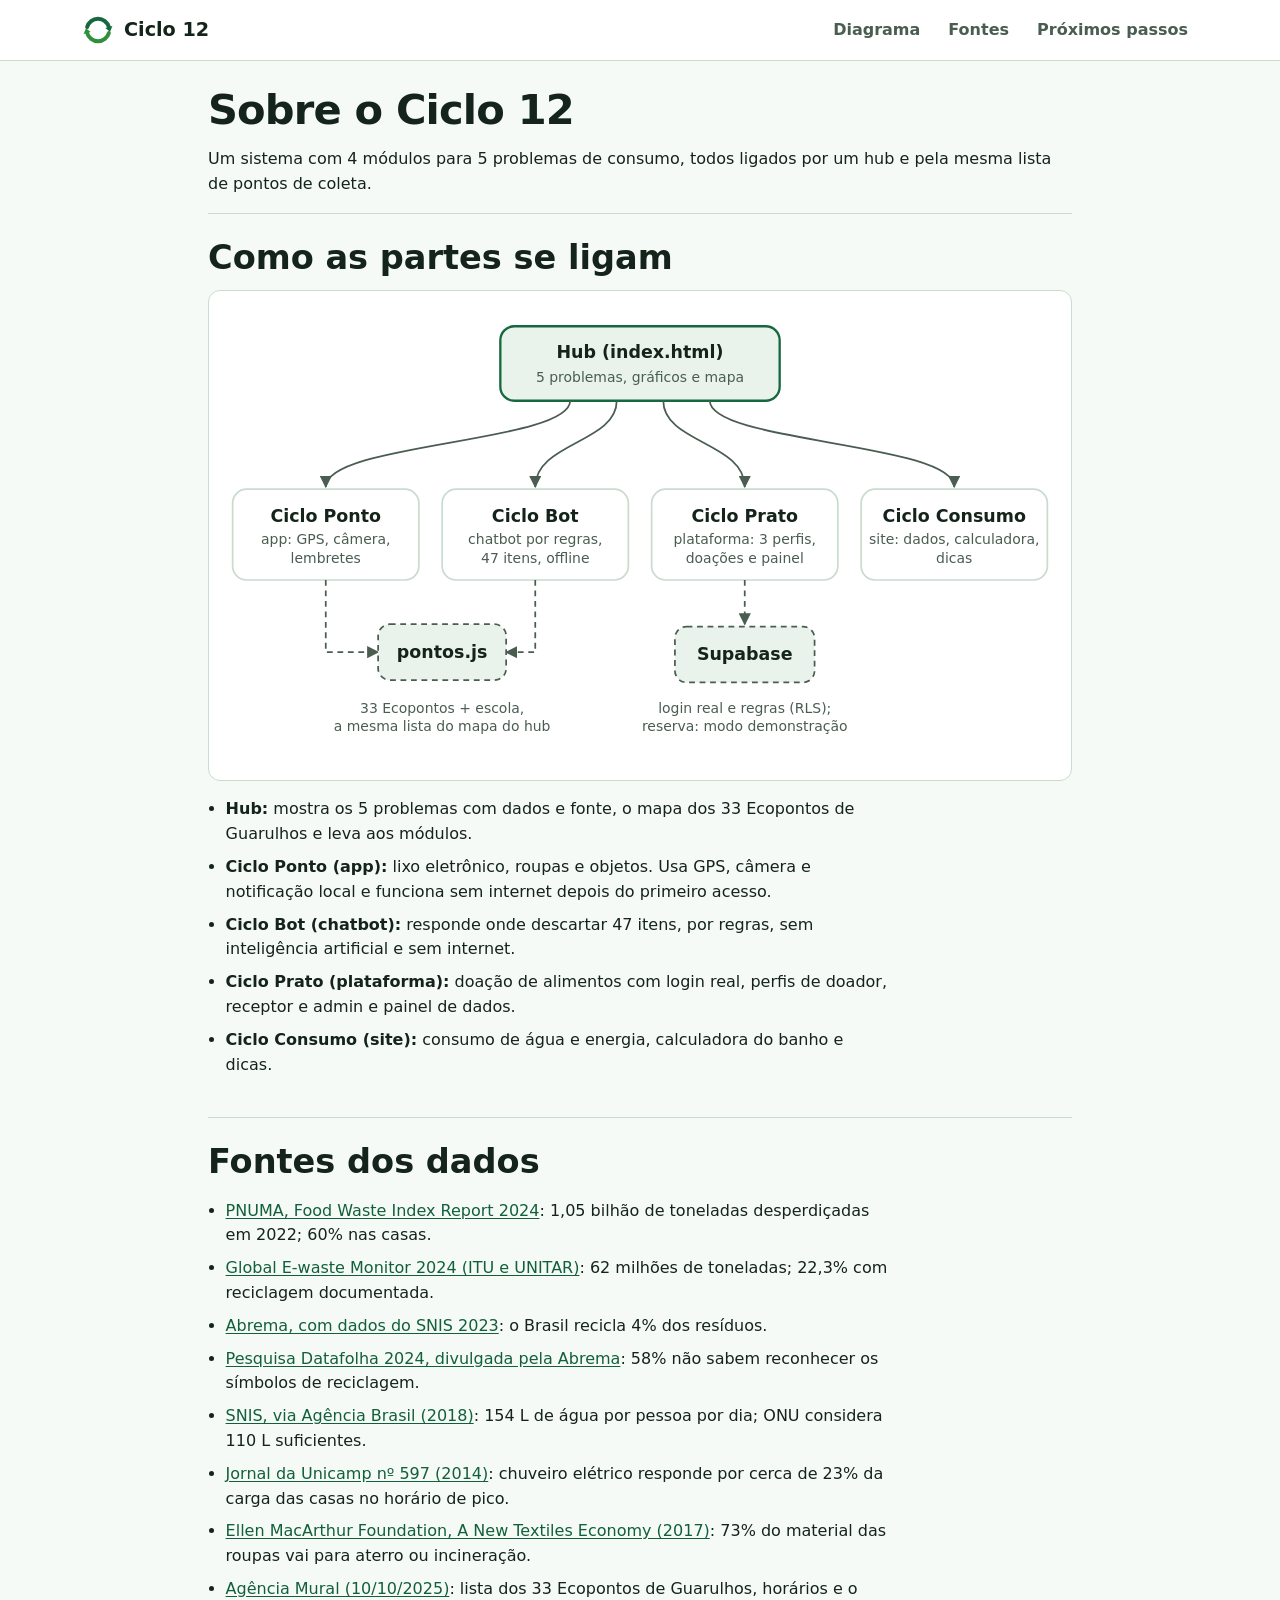
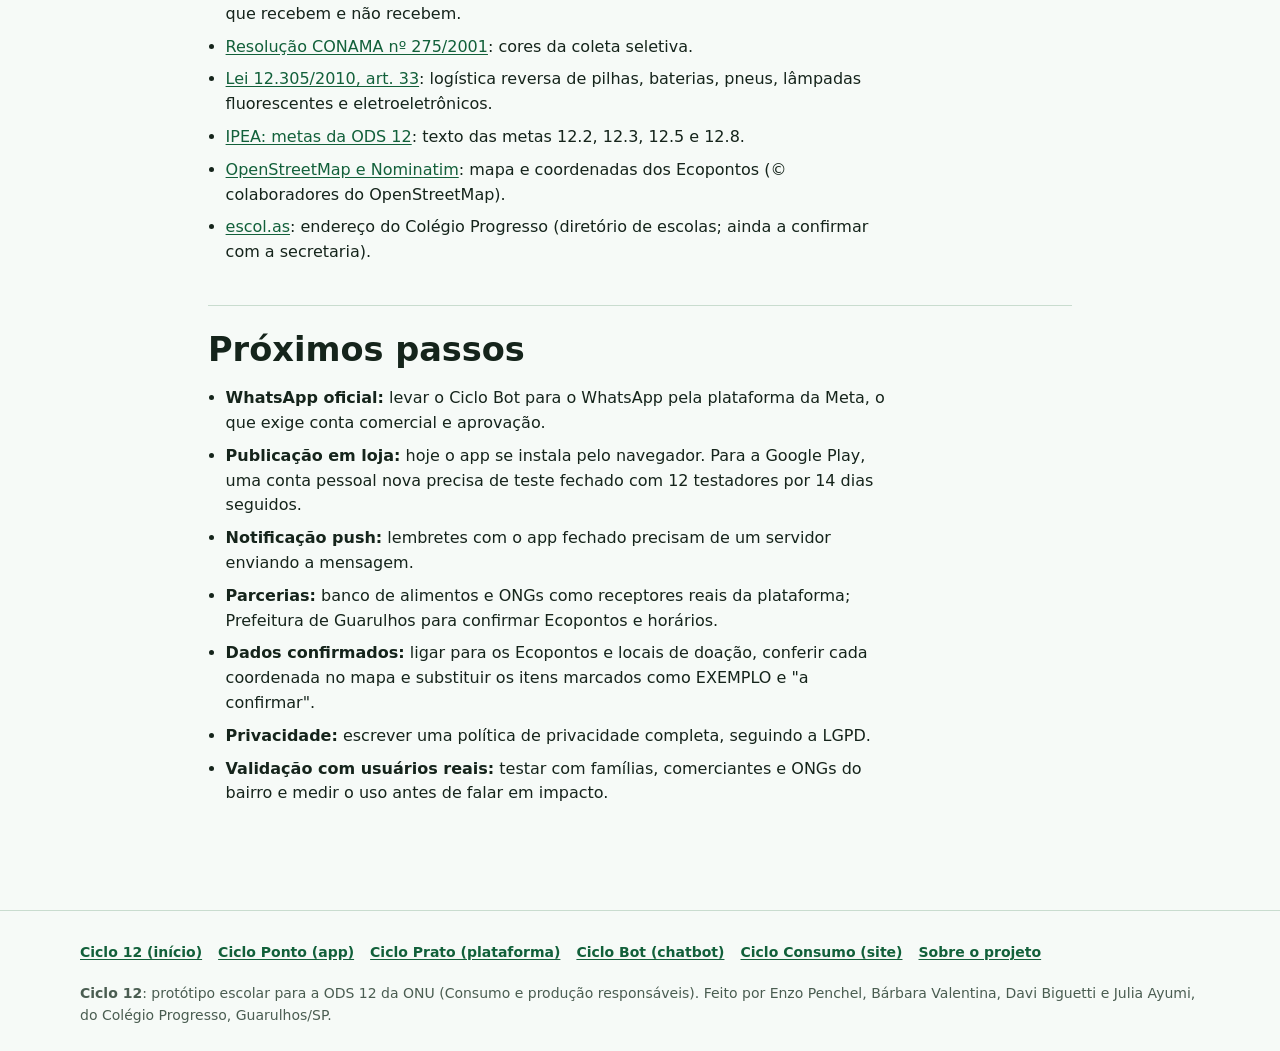
<file: ciclo12/sobre.html>
<!doctype html>
<html lang="pt-BR">
<head>
<meta charset="utf-8">
<meta name="viewport" content="width=device-width, initial-scale=1">
<title>Sobre o Ciclo 12</title>
<meta name="description" content="Como o Ciclo 12 funciona: diagrama do sistema, fontes dos dados e próximos passos.">
<meta name="theme-color" content="#17673f">
<link rel="icon" href="shared/favicon.svg" type="image/svg+xml">
<link rel="stylesheet" href="shared/estilo.css">
<style>
  main.container { padding-top: var(--esp-5); padding-bottom: var(--esp-6); max-width: 56rem; }
  .sobre h1 { font-size: clamp(2rem, 6vw, 2.6rem); letter-spacing: -0.02em; }
  .secao-sobre { padding: var(--esp-5) 0; border-top: 1px solid var(--cor-borda); }
  .secao-sobre p, .secao-sobre li { max-width: 65ch; }
  .diagrama-caixa { overflow-x: auto; border: 1px solid var(--cor-borda); border-radius: var(--raio); background: var(--cor-superficie); padding: var(--esp-3); }
  .diagrama { display: block; min-width: 640px; width: 100%; height: auto; }
  .diagrama .no { fill: var(--cor-superficie); stroke: var(--cor-borda); stroke-width: 1.5; }
  .diagrama .no-hub { fill: var(--cor-superficie-2); stroke: var(--cor-primaria); stroke-width: 2; }
  .diagrama .no-dado { fill: var(--cor-superficie-2); stroke: var(--cor-texto-suave); stroke-dasharray: 5 4; }
  .diagrama .titulo-no { font: 700 15px var(--fonte); fill: var(--cor-texto); }
  .diagrama .texto-no { font: 12px var(--fonte); fill: var(--cor-texto-suave); }
  .diagrama .linha { stroke: var(--cor-texto-suave); stroke-width: 1.5; fill: none; }
  .diagrama .linha-dado { stroke: var(--cor-texto-suave); stroke-width: 1.5; stroke-dasharray: 5 4; fill: none; }
  .diagrama .ponta { fill: var(--cor-texto-suave); }
  .lista-modulos { padding-left: 1.1rem; display: grid; gap: var(--esp-2); }
  .fontes { padding-left: 1.1rem; display: grid; gap: var(--esp-2); }
</style>
</head>
<body>
<a class="pular-conteudo" href="#conteudo">Pular para o conteúdo</a>
<header class="topo">
  <div class="topo-miolo">
    <a class="marca" href="index.html">
      <img src="shared/logo.svg" alt="" width="36" height="36">
      <span>Ciclo 12</span>
    </a>
    <nav class="navegacao" aria-label="Seções">
      <a href="#diagrama">Diagrama</a>
      <a href="#fontes">Fontes</a>
      <a href="#proximos">Próximos passos</a>
    </nav>
  </div>
</header>

<main id="conteudo" class="container sobre">
  <h1>Sobre o Ciclo 12</h1>
  <p class="lead">Um sistema com 4 módulos para 5 problemas de consumo, todos ligados por um hub e pela mesma lista de pontos de coleta.</p>

  <section id="diagrama" class="secao-sobre" aria-labelledby="t-diagrama">
    <h2 id="t-diagrama">Como as partes se ligam</h2>
    <div class="diagrama-caixa">
      <svg class="diagrama" viewBox="0 0 720 400" role="img" aria-labelledby="d-titulo d-desc">
        <title id="d-titulo">Diagrama do sistema Ciclo 12</title>
        <desc id="d-desc">O hub liga os quatro módulos: app Ciclo Ponto, chatbot Ciclo Bot, plataforma Ciclo Prato e site Ciclo Consumo. O app, o chatbot e o mapa do hub usam o mesmo arquivo de pontos de coleta. A plataforma usa o banco de dados Supabase, com modo demonstração de reserva.</desc>
        <defs>
          <marker id="seta" viewBox="0 0 10 10" refX="9" refY="5" markerWidth="7" markerHeight="7" orient="auto-start-reverse">
            <path class="ponta" d="M0,0 L10,5 L0,10 z"/>
          </marker>
        </defs>
        <!-- hub -->
        <rect class="no no-hub" x="240" y="20" width="240" height="64" rx="12"/>
        <text class="titulo-no" x="360" y="47" text-anchor="middle">Hub (index.html)</text>
        <text class="texto-no" x="360" y="68" text-anchor="middle">5 problemas, gráficos e mapa</text>
        <!-- linhas do hub para os módulos -->
        <path class="linha" d="M300,84 C300,120 90,120 90,158" marker-end="url(#seta)"/>
        <path class="linha" d="M340,84 C340,120 270,120 270,158" marker-end="url(#seta)"/>
        <path class="linha" d="M380,84 C380,120 450,120 450,158" marker-end="url(#seta)"/>
        <path class="linha" d="M420,84 C420,120 630,120 630,158" marker-end="url(#seta)"/>
        <!-- módulos -->
        <rect class="no" x="10" y="160" width="160" height="78" rx="12"/>
        <text class="titulo-no" x="90" y="188" text-anchor="middle">Ciclo Ponto</text>
        <text class="texto-no" x="90" y="207" text-anchor="middle">app: GPS, câmera,</text>
        <text class="texto-no" x="90" y="223" text-anchor="middle">lembretes</text>
        <rect class="no" x="190" y="160" width="160" height="78" rx="12"/>
        <text class="titulo-no" x="270" y="188" text-anchor="middle">Ciclo Bot</text>
        <text class="texto-no" x="270" y="207" text-anchor="middle">chatbot por regras,</text>
        <text class="texto-no" x="270" y="223" text-anchor="middle">47 itens, offline</text>
        <rect class="no" x="370" y="160" width="160" height="78" rx="12"/>
        <text class="titulo-no" x="450" y="188" text-anchor="middle">Ciclo Prato</text>
        <text class="texto-no" x="450" y="207" text-anchor="middle">plataforma: 3 perfis,</text>
        <text class="texto-no" x="450" y="223" text-anchor="middle">doações e painel</text>
        <rect class="no" x="550" y="160" width="160" height="78" rx="12"/>
        <text class="titulo-no" x="630" y="188" text-anchor="middle">Ciclo Consumo</text>
        <text class="texto-no" x="630" y="207" text-anchor="middle">site: dados, calculadora,</text>
        <text class="texto-no" x="630" y="223" text-anchor="middle">dicas</text>
        <!-- dados compartilhados -->
        <path class="linha-dado" d="M90,238 L90,300 L135,300" marker-end="url(#seta)"/>
        <path class="linha-dado" d="M270,238 L270,300 L245,300" marker-end="url(#seta)"/>
        <rect class="no no-dado" x="135" y="276" width="110" height="48" rx="10"/>
        <text class="titulo-no" x="190" y="305" text-anchor="middle">pontos.js</text>
        <text class="texto-no" x="190" y="352" text-anchor="middle">33 Ecopontos + escola,</text>
        <text class="texto-no" x="190" y="368" text-anchor="middle">a mesma lista do mapa do hub</text>
        <path class="linha-dado" d="M450,238 L450,276" marker-end="url(#seta)"/>
        <rect class="no no-dado" x="390" y="278" width="120" height="48" rx="10"/>
        <text class="titulo-no" x="450" y="307" text-anchor="middle">Supabase</text>
        <text class="texto-no" x="450" y="352" text-anchor="middle">login real e regras (RLS);</text>
        <text class="texto-no" x="450" y="368" text-anchor="middle">reserva: modo demonstração</text>
      </svg>
    </div>
    <ul class="lista-modulos">
      <li><b>Hub:</b> mostra os 5 problemas com dados e fonte, o mapa dos 33 Ecopontos de Guarulhos e leva aos módulos.</li>
      <li><b>Ciclo Ponto (app):</b> lixo eletrônico, roupas e objetos. Usa GPS, câmera e notificação local e funciona sem internet depois do primeiro acesso.</li>
      <li><b>Ciclo Bot (chatbot):</b> responde onde descartar 47 itens, por regras, sem inteligência artificial e sem internet.</li>
      <li><b>Ciclo Prato (plataforma):</b> doação de alimentos com login real, perfis de doador, receptor e admin e painel de dados.</li>
      <li><b>Ciclo Consumo (site):</b> consumo de água e energia, calculadora do banho e dicas.</li>
    </ul>
  </section>

  <section id="fontes" class="secao-sobre" aria-labelledby="t-fontes">
    <h2 id="t-fontes">Fontes dos dados</h2>
    <ul class="fontes">
      <li><a href="https://www.unep.org/news-and-stories/press-release/world-squanders-over-1-billion-meals-day-un-report" target="_blank" rel="noopener">PNUMA, Food Waste Index Report 2024</a>: 1,05 bilhão de toneladas desperdiçadas em 2022; 60% nas casas.</li>
      <li><a href="https://unitar.org/about/news-stories/press/global-e-waste-monitor-2024-electronic-waste-rising-five-times-faster-documented-e-waste-recycling" target="_blank" rel="noopener">Global E-waste Monitor 2024 (ITU e UNITAR)</a>: 62 milhões de toneladas; 22,3% com reciclagem documentada.</li>
      <li><a href="https://www.abrema.org.br/2024/09/19/brasil-recicla-apenas-4-mas-importa-lixo-para-a-industria/" target="_blank" rel="noopener">Abrema, com dados do SNIS 2023</a>: o Brasil recicla 4% dos resíduos.</li>
      <li><a href="https://www.abrema.org.br/2024/06/24/1-em-cada-3-brasileiros-que-diz-ter-coleta-seletiva-nao-separa-o-lixo-aponta-datafolha/" target="_blank" rel="noopener">Pesquisa Datafolha 2024, divulgada pela Abrema</a>: 58% não sabem reconhecer os símbolos de reciclagem.</li>
      <li><a href="https://agenciabrasil.ebc.com.br/geral/noticia/2018-03/brasileiro-consome-significativo-volume-de-agua-que-nao-sai-das-torneiras" target="_blank" rel="noopener">SNIS, via Agência Brasil (2018)</a>: 154 L de água por pessoa por dia; ONU considera 110 L suficientes.</li>
      <li><a href="https://www2.unicamp.br/unicamp/ju/597/o-chuveiro-na-curva-do-consumo" target="_blank" rel="noopener">Jornal da Unicamp nº 597 (2014)</a>: chuveiro elétrico responde por cerca de 23% da carga das casas no horário de pico.</li>
      <li><a href="https://content.ellenmacarthurfoundation.org/m/7f818b40f06e1afd/original/Summary-of-findings-A-New-Textiles-Economy.pdf" target="_blank" rel="noopener">Ellen MacArthur Foundation, A New Textiles Economy (2017)</a>: 73% do material das roupas vai para aterro ou incineração.</li>
      <li><a href="https://agenciamural.org.br/confira-onde-estao-os-ecopontos-de-guarulhos/" target="_blank" rel="noopener">Agência Mural (10/10/2025)</a>: lista dos 33 Ecopontos de Guarulhos, horários e o que recebem e não recebem.</li>
      <li><a href="https://conama.mma.gov.br/?option=com_sisconama&amp;task=arquivo.download&amp;id=273" target="_blank" rel="noopener">Resolução CONAMA nº 275/2001</a>: cores da coleta seletiva.</li>
      <li><a href="https://www.planalto.gov.br/ccivil_03/_ato2007-2010/2010/lei/l12305.htm" target="_blank" rel="noopener">Lei 12.305/2010, art. 33</a>: logística reversa de pilhas, baterias, pneus, lâmpadas fluorescentes e eletroeletrônicos.</li>
      <li><a href="https://www.ipea.gov.br/ods/ods12.html" target="_blank" rel="noopener">IPEA: metas da ODS 12</a>: texto das metas 12.2, 12.3, 12.5 e 12.8.</li>
      <li><a href="https://www.openstreetmap.org/copyright" target="_blank" rel="noopener">OpenStreetMap e Nominatim</a>: mapa e coordenadas dos Ecopontos (© colaboradores do OpenStreetMap).</li>
      <li><a href="https://www.escol.as/287199-progresso-colegio" target="_blank" rel="noopener">escol.as</a>: endereço do Colégio Progresso (diretório de escolas; ainda a confirmar com a secretaria).</li>
    </ul>
  </section>

  <section id="proximos" class="secao-sobre" aria-labelledby="t-proximos">
    <h2 id="t-proximos">Próximos passos</h2>
    <ul class="lista-modulos">
      <li><b>WhatsApp oficial:</b> levar o Ciclo Bot para o WhatsApp pela plataforma da Meta, o que exige conta comercial e aprovação.</li>
      <li><b>Publicação em loja:</b> hoje o app se instala pelo navegador. Para a Google Play, uma conta pessoal nova precisa de teste fechado com 12 testadores por 14 dias seguidos.</li>
      <li><b>Notificação push:</b> lembretes com o app fechado precisam de um servidor enviando a mensagem.</li>
      <li><b>Parcerias:</b> banco de alimentos e ONGs como receptores reais da plataforma; Prefeitura de Guarulhos para confirmar Ecopontos e horários.</li>
      <li><b>Dados confirmados:</b> ligar para os Ecopontos e locais de doação, conferir cada coordenada no mapa e substituir os itens marcados como EXEMPLO e "a confirmar".</li>
      <li><b>Privacidade:</b> escrever uma política de privacidade completa, seguindo a LGPD.</li>
      <li><b>Validação com usuários reais:</b> testar com famílias, comerciantes e ONGs do bairro e medir o uso antes de falar em impacto.</li>
    </ul>
  </section>
</main>

<footer class="rodape">
  <div class="container rodape-padrao">
    <nav class="rodape-modulos" aria-label="Módulos do Ciclo 12">
      <a href="index.html">Ciclo 12 (início)</a>
      <a href="app/">Ciclo Ponto (app)</a>
      <a href="plataforma/">Ciclo Prato (plataforma)</a>
      <a href="chatbot/">Ciclo Bot (chatbot)</a>
      <a href="site/">Ciclo Consumo (site)</a>
      <a href="sobre.html">Sobre o projeto</a>
    </nav>
    <p><b>Ciclo 12</b>: protótipo escolar para a ODS 12 da ONU (Consumo e produção responsáveis).
      Feito por Enzo Penchel, Bárbara Valentina, Davi Biguetti e Julia Ayumi, do Colégio Progresso, Guarulhos/SP.</p>
  </div>
</footer>
</body>
</html>
</file>
<file: ciclo12/shared/estilo.css>
/* =========================================================
   Ciclo 12 — estilo compartilhado por todos os módulos
   (hub, app, plataforma, chatbot e site)
   Mobile-first: pensado primeiro para telas de 390 px.
   ========================================================= */

/* ---------- 1. Cores (modo claro) ---------- */
:root {
  color-scheme: light dark;

  --cor-fundo: #f6faf7;
  --cor-superficie: #ffffff;
  --cor-superficie-2: #e9f3ec;
  --cor-texto: #15241b;
  --cor-texto-suave: #4a5d51;
  --cor-borda: #c9dccf;

  --cor-primaria: #17673f;        /* verde dos botões (texto branco em cima) */
  --cor-primaria-hover: #11532f;
  --cor-primaria-texto: #ffffff;
  --cor-destaque: #2f8f3a;        /* segundo verde, do logo */
  --cor-link: #12603a;
  --cor-foco: #0b63c5;            /* contorno de foco bem visível */

  /* Caixas de aviso */
  --exemplo-fundo: #fff4d6;
  --exemplo-borda: #b7791f;
  --exemplo-texto: #5c3a00;
  --confirmar-fundo: #e7f0ff;
  --confirmar-borda: #2f6fd1;
  --confirmar-texto: #123a7a;
  --conflito-fundo: #fde8e8;
  --conflito-borda: #c53030;
  --conflito-texto: #742a2a;
  --ok-fundo: #e3f5e8;
  --ok-borda: #2f855a;
  --ok-texto: #1c4532;

  /* Tipografia */
  --fonte: system-ui, -apple-system, "Segoe UI", Roboto, "Helvetica Neue", Arial, sans-serif;
  --fonte-mono: ui-monospace, "Cascadia Code", Consolas, monospace;
  --tam-base: 1rem;
  --tam-pequeno: 0.875rem;
  --tam-h1: clamp(1.6rem, 5vw, 2.4rem);
  --tam-h2: clamp(1.6rem, 4.5vw, 2.1rem);
  --tam-h3: 1.25rem;

  /* Espaços, cantos e sombra */
  --esp-1: 0.25rem;
  --esp-2: 0.5rem;
  --esp-3: 0.75rem;
  --esp-4: 1rem;
  --esp-5: 1.5rem;
  --esp-6: 2rem;
  --raio: 12px;
  --raio-pequeno: 8px;
  --sombra: 0 1px 3px rgba(0, 0, 0, 0.08), 0 4px 12px rgba(0, 0, 0, 0.06);
  --largura-max: 72rem;
}

/* ---------- 2. Cores (modo escuro, automático pelo sistema) ---------- */
@media (prefers-color-scheme: dark) {
  :root {
    --cor-fundo: #0e1712;
    --cor-superficie: #16231b;
    --cor-superficie-2: #1d2e23;
    --cor-texto: #e4f1e8;
    --cor-texto-suave: #a9c1b1;
    --cor-borda: #2f4537;

    --cor-primaria: #5ccf8c;
    --cor-primaria-hover: #7fdca5;
    --cor-primaria-texto: #08130c;
    --cor-destaque: #8fd16a;
    --cor-link: #7fdca5;
    --cor-foco: #7cb8ff;

    --exemplo-fundo: #3a2c0a;
    --exemplo-borda: #e0a93b;
    --exemplo-texto: #ffe3a3;
    --confirmar-fundo: #13284a;
    --confirmar-borda: #6aa1f2;
    --confirmar-texto: #cfe0ff;
    --conflito-fundo: #3d1515;
    --conflito-borda: #f07070;
    --conflito-texto: #ffd0d0;
    --ok-fundo: #15301f;
    --ok-borda: #5ccf8c;
    --ok-texto: #c9f0d6;

    --sombra: 0 1px 3px rgba(0, 0, 0, 0.4), 0 4px 12px rgba(0, 0, 0, 0.3);
  }
}

/* ---------- 3. Base ---------- */
*,
*::before,
*::after {
  box-sizing: border-box;
}

html {
  -webkit-text-size-adjust: 100%;
}

body {
  margin: 0;
  font-family: var(--fonte);
  font-size: var(--tam-base);
  line-height: 1.55;
  color: var(--cor-texto);
  background: var(--cor-fundo);
  overflow-wrap: break-word; /* evita rolagem horizontal com palavras longas */
}

img,
svg,
video,
canvas {
  max-width: 100%;
  height: auto;
}

h1,
h2,
h3 {
  line-height: 1.2;
  margin: 0 0 var(--esp-3);
}
h1 { font-size: var(--tam-h1); }
h2 { font-size: var(--tam-h2); }
h3 { font-size: var(--tam-h3); }

p {
  margin: 0 0 var(--esp-4);
}

a {
  color: var(--cor-link);
  text-underline-offset: 2px;
}

small,
.texto-pequeno {
  font-size: var(--tam-pequeno);
  color: var(--cor-texto-suave);
}

code {
  font-family: var(--fonte-mono);
  font-size: 0.9em;
}

/* Foco visível para quem navega pelo teclado */
:focus-visible {
  outline: 3px solid var(--cor-foco);
  outline-offset: 2px;
}

/* Texto só para leitores de tela */
.so-leitor {
  position: absolute;
  width: 1px;
  height: 1px;
  padding: 0;
  margin: -1px;
  overflow: hidden;
  clip: rect(0, 0, 0, 0);
  white-space: nowrap;
  border: 0;
}

/* Link "pular para o conteúdo" */
.pular-conteudo {
  position: absolute;
  left: var(--esp-2);
  top: -3rem;
  padding: var(--esp-2) var(--esp-3);
  background: var(--cor-primaria);
  color: var(--cor-primaria-texto);
  border-radius: var(--raio-pequeno);
  z-index: 1000;
}
.pular-conteudo:focus {
  top: var(--esp-2);
}

/* ---------- 4. Layout ---------- */
.container {
  width: 100%;
  max-width: var(--largura-max);
  margin: 0 auto;
  padding: 0 var(--esp-4);
}

.cabecalho {
  display: flex;
  align-items: center;
  gap: var(--esp-3);
  padding: var(--esp-3) var(--esp-4);
  background: var(--cor-superficie);
  border-bottom: 1px solid var(--cor-borda);
}
.cabecalho .logo {
  width: 40px;
  height: 40px;
  flex: none;
}
.cabecalho .marca {
  font-weight: 700;
  font-size: 1.15rem;
  color: var(--cor-texto);
  text-decoration: none;
}

.rodape {
  margin-top: var(--esp-6);
  padding: var(--esp-5) var(--esp-4);
  border-top: 1px solid var(--cor-borda);
  font-size: var(--tam-pequeno);
  color: var(--cor-texto-suave);
}

.grade {
  display: grid;
  gap: var(--esp-4);
  grid-template-columns: 1fr;
}
@media (min-width: 640px) {
  .grade { grid-template-columns: repeat(2, 1fr); }
}
@media (min-width: 1000px) {
  .grade-3 { grid-template-columns: repeat(3, 1fr); }
}

/* ---------- 5. Botões ---------- */
.botao {
  display: inline-flex;
  align-items: center;
  justify-content: center;
  gap: var(--esp-2);
  min-height: 44px; /* área de toque confortável no celular */
  padding: var(--esp-2) var(--esp-4);
  font: inherit;
  font-weight: 600;
  line-height: 1.2;
  text-align: center;
  text-decoration: none;
  color: var(--cor-primaria-texto);
  background: var(--cor-primaria);
  border: 2px solid var(--cor-primaria);
  border-radius: var(--raio-pequeno);
  cursor: pointer;
  transition: background-color 0.15s, border-color 0.15s;
}
.botao:hover {
  background: var(--cor-primaria-hover);
  border-color: var(--cor-primaria-hover);
}
.botao:disabled,
.botao[aria-disabled="true"] {
  opacity: 0.55;
  cursor: not-allowed;
}

.botao-secundario {
  color: var(--cor-primaria);
  background: transparent;
}
.botao-secundario:hover {
  color: var(--cor-primaria-texto);
}

.botao-grande {
  min-height: 56px;
  padding: var(--esp-3) var(--esp-5);
  font-size: 1.1rem;
  width: 100%;
}

/* ---------- 6. Cartões ---------- */
.cartao {
  background: var(--cor-superficie);
  border: 1px solid var(--cor-borda);
  border-radius: var(--raio);
  box-shadow: var(--sombra);
  padding: var(--esp-4);
}
.cartao > :last-child {
  margin-bottom: 0;
}
.cartao-titulo {
  margin-bottom: var(--esp-2);
}
.cartao-dado {
  font-size: 1.6rem;
  font-weight: 800;
  color: var(--cor-primaria);
  line-height: 1.1;
  margin-bottom: var(--esp-2);
}
.cartao-fonte {
  font-size: var(--tam-pequeno);
  color: var(--cor-texto-suave);
}

/* ---------- 7. Abas ----------
   Estrutura esperada:
   <div class="abas" role="tablist">
     <button class="aba" role="tab" aria-selected="true" aria-controls="painel-1">...</button>
   </div>
   <section class="painel" role="tabpanel" id="painel-1">...</section>
*/
.abas {
  display: flex;
  gap: var(--esp-1);
  overflow-x: auto; /* rola só a barra de abas, nunca a página */
  border-bottom: 2px solid var(--cor-borda);
  scrollbar-width: thin;
}
.aba {
  flex: none;
  min-height: 44px;
  padding: var(--esp-2) var(--esp-4);
  font: inherit;
  font-weight: 600;
  color: var(--cor-texto-suave);
  background: transparent;
  border: 0;
  border-bottom: 3px solid transparent;
  margin-bottom: -2px;
  cursor: pointer;
}
.aba:hover {
  color: var(--cor-texto);
}
.aba[aria-selected="true"] {
  color: var(--cor-primaria);
  border-bottom-color: var(--cor-primaria);
}
.painel {
  padding: var(--esp-4) 0;
}
.painel[hidden] {
  display: none;
}

/* ---------- 8. Formulários ---------- */
.campo {
  display: flex;
  flex-direction: column;
  gap: var(--esp-1);
  margin-bottom: var(--esp-4);
}
.campo label {
  font-weight: 600;
}
.campo .ajuda {
  font-size: var(--tam-pequeno);
  color: var(--cor-texto-suave);
}
input:not([type="checkbox"]):not([type="radio"]):not([type="file"]),
select,
textarea {
  width: 100%;
  min-height: 44px;
  padding: var(--esp-2) var(--esp-3);
  font: inherit;
  color: var(--cor-texto);
  background: var(--cor-superficie);
  border: 1px solid var(--cor-borda);
  border-radius: var(--raio-pequeno);
}
textarea {
  min-height: 6rem;
  resize: vertical;
}
input:focus-visible,
select:focus-visible,
textarea:focus-visible {
  border-color: var(--cor-foco);
}
.campo-erro input,
.campo-erro select,
.campo-erro textarea,
[aria-invalid="true"] {
  border-color: var(--conflito-borda);
}
.mensagem-erro {
  font-size: var(--tam-pequeno);
  color: var(--conflito-texto);
  background: var(--conflito-fundo);
  padding: var(--esp-1) var(--esp-2);
  border-radius: var(--raio-pequeno);
}
.campo-opcao {
  display: flex;
  align-items: center;
  gap: var(--esp-2);
  min-height: 44px;
}
.campo-opcao input {
  flex: none; /* não encolhe quando o texto quebra em 2 linhas */
  width: 1.25rem;
  height: 1.25rem;
  accent-color: var(--cor-primaria);
}

/* ---------- 9. Avisos e etiquetas ----------
   .aviso-exemplo   → dado de EXEMPLO (não é real)
   .aviso-confirmar → informação "a confirmar"
   .aviso-conflito  → fontes divergem
   .aviso-ok        → confirmado
   O texto do rótulo vem do HTML (não só da cor), para não depender só da cor.
*/
.aviso {
  border: 1px solid;
  border-radius: var(--raio-pequeno);
  padding: var(--esp-3) var(--esp-4);
  margin: 0 0 var(--esp-4);
}
.aviso > :last-child {
  margin-bottom: 0;
}
.aviso-titulo {
  display: block;
  font-weight: 800;
  text-transform: uppercase;
  letter-spacing: 0.04em;
  font-size: var(--tam-pequeno);
  margin-bottom: var(--esp-1);
}
.aviso-exemplo {
  background: var(--exemplo-fundo);
  border-color: var(--exemplo-borda);
  color: var(--exemplo-texto);
}
.aviso-confirmar {
  background: var(--confirmar-fundo);
  border-color: var(--confirmar-borda);
  color: var(--confirmar-texto);
}
.aviso-conflito {
  background: var(--conflito-fundo);
  border-color: var(--conflito-borda);
  color: var(--conflito-texto);
}
.aviso-ok {
  background: var(--ok-fundo);
  border-color: var(--ok-borda);
  color: var(--ok-texto);
}

/* Etiquetas pequenas (ex.: na lista de pontos do mapa) */
.etiqueta {
  display: inline-block;
  padding: 0.1rem 0.5rem;
  font-size: 0.78rem;
  font-weight: 700;
  border: 1px solid;
  border-radius: 999px;
  white-space: nowrap;
}
.etiqueta-exemplo {
  background: var(--exemplo-fundo);
  border-color: var(--exemplo-borda);
  color: var(--exemplo-texto);
}
.etiqueta-confirmar {
  background: var(--confirmar-fundo);
  border-color: var(--confirmar-borda);
  color: var(--confirmar-texto);
}
.etiqueta-conflito {
  background: var(--conflito-fundo);
  border-color: var(--conflito-borda);
  color: var(--conflito-texto);
}
.etiqueta-ok {
  background: var(--ok-fundo);
  border-color: var(--ok-borda);
  color: var(--ok-texto);
}

/* Marcador de "TODO" visível (dado sem fonte ainda) */
.todo {
  background: var(--conflito-fundo);
  color: var(--conflito-texto);
  border: 1px dashed var(--conflito-borda);
  padding: 0 0.3rem;
  border-radius: 4px;
  font-weight: 700;
}

/* ---------- 11. Componentes compartilhados pelos módulos ----------
   Topo com logo e navegação, gráficos SVG simples, legenda, fonte e rodapé.
   (Antes ficavam só no hub.css; agora o site e os outros módulos usam os mesmos.) */
/* Cores dos gráficos (validadas com o validador do skill dataviz, claro e escuro) */
:root {
  --viz-1: #2a78d6;
  --viz-2: #eb6834;
  --viz-3: #1baf7a;
  --viz-destaque: var(--cor-primaria);
  --viz-resto: #a7b4ab;
}
@media (prefers-color-scheme: dark) {
  :root {
    --viz-1: #3987e5;
    --viz-2: #d95926;
    --viz-3: #199e70;
    --viz-resto: #4d6355;
  }
}

/* ---------- Topo ---------- */
.topo {
  position: sticky;
  top: 0;
  z-index: 1000; /* acima do mapa (Leaflet usa até 1000 nos controles) */
  background: var(--cor-superficie);
  border-bottom: 1px solid var(--cor-borda);
}
.topo-miolo {
  max-width: var(--largura-max);
  margin: 0 auto;
  padding: var(--esp-2) var(--esp-4);
  display: flex;
  align-items: center;
  gap: var(--esp-4);
  flex-wrap: wrap;
}
.marca {
  display: flex;
  align-items: center;
  gap: var(--esp-2);
  font-weight: 800;
  font-size: 1.2rem;
  color: var(--cor-texto);
  text-decoration: none;
}
.navegacao {
  display: flex;
  gap: var(--esp-1);
  margin-left: auto;
  overflow-x: auto;
  max-width: 100%;
}
.navegacao a {
  flex: none;
  display: inline-flex;
  align-items: center;
  min-height: 44px;
  padding: 0 var(--esp-3);
  border-radius: var(--raio-pequeno);
  font-weight: 600;
  color: var(--cor-texto-suave);
  text-decoration: none;
}
.navegacao a:hover {
  color: var(--cor-texto);
  background: var(--cor-superficie-2);
}
.navegacao a[aria-current="page"] {
  color: var(--cor-primaria);
  background: var(--cor-superficie-2);
}
@media (max-width: 560px) {
  .navegacao { margin-left: 0; width: 100%; }
}

.barra-svg {
  display: block;
  width: 100%;
  max-width: 36rem;
  height: auto;
}
.viz-1 { fill: var(--viz-1); background: var(--viz-1); }
.viz-2 { fill: var(--viz-2); background: var(--viz-2); }
.viz-3 { fill: var(--viz-3); background: var(--viz-3); }
.viz-destaque { fill: var(--viz-destaque); background: var(--viz-destaque); }
.viz-resto { fill: var(--viz-resto); background: var(--viz-resto); }
.viz-eixo { stroke: var(--cor-texto-suave); stroke-width: 1; }
.barra-svg rect:hover { opacity: 0.85; }
.legenda {
  list-style: none;
  padding: 0;
  margin: var(--esp-2) 0 0;
  display: flex;
  flex-wrap: wrap;
  gap: var(--esp-2) var(--esp-4);
  font-size: var(--tam-pequeno);
}
.legenda li {
  display: inline-flex;
  align-items: center;
  gap: var(--esp-2);
}
.amostra {
  width: 14px;
  height: 14px;
  border-radius: 4px;
  flex: none;
}
.fonte {
  font-size: var(--tam-pequeno);
  color: var(--cor-texto-suave);
}
/* ---------- Rodapé ---------- */
.rodape-grade {
  display: grid;
  gap: var(--esp-5);
  grid-template-columns: 1fr;
}
@media (min-width: 860px) {
  .rodape-grade { grid-template-columns: minmax(0, 1fr) minmax(0, 1fr); }
}
.rodape-titulo { font-size: 1rem; }
.referencias {
  margin: 0;
  padding-left: 1.1rem;
  display: grid;
  gap: var(--esp-1);
}

/* ---------- 12. Animação de entrada e ao rolar (usada com shared/animacao.js) ----------
   Só funciona quando o JS coloca "anim-js" no <html>; sem isso, nada fica escondido.
   Anima só opacidade e deslocamento (leve para o celular). */
.anim-js .marca img {
  animation: ciclo-girar 0.9s cubic-bezier(0.16, 1, 0.3, 1) both;
}
.anim-js .anim-entrada > * {
  animation: ciclo-entrar 0.7s cubic-bezier(0.16, 1, 0.3, 1) both;
  animation-delay: calc(var(--i, 0) * 90ms + 120ms);
}
.anim-js .revelar {
  opacity: 0;
  transform: translateY(18px);
  transition: opacity 0.6s cubic-bezier(0.16, 1, 0.3, 1), transform 0.6s cubic-bezier(0.16, 1, 0.3, 1);
  transition-delay: var(--atraso, 0ms);
}
.anim-js .revelar.visivel {
  opacity: 1;
  transform: none;
}
@keyframes ciclo-girar {
  from { transform: rotate(-200deg) scale(0.8); opacity: 0; }
  to { transform: none; opacity: 1; }
}
@keyframes ciclo-entrar {
  from { opacity: 0; transform: translateY(14px); }
  to { opacity: 1; transform: none; }
}
@media print {
  .anim-js .revelar { opacity: 1; transform: none; }
}

/* ---------- 13. Rodapé padrão (igual em todas as páginas) ---------- */
.rodape-padrao { margin-top: var(--esp-4); padding-top: var(--esp-4); border-top: 1px solid var(--cor-borda); }
.rodape-padrao p { margin: 0; }
/* quando o rodapé só tem a parte padrão, não repete a linha divisória */
.rodape > .rodape-padrao:first-child { margin-top: 0; padding-top: 0; border-top: 0; }
.rodape-modulos {
  display: flex;
  flex-wrap: wrap;
  gap: var(--esp-1) var(--esp-4);
  margin-bottom: var(--esp-3);
}
.rodape-modulos a {
  display: inline-flex;
  align-items: center;
  min-height: 36px;
  font-weight: 600;
}

/* ---------- 10. Movimento reduzido ---------- */
@media (prefers-reduced-motion: reduce) {
  *,
  *::before,
  *::after {
    transition: none !important;
    animation: none !important;
    scroll-behavior: auto !important;
  }
}
</file>
<file: ciclo12/hub.css>
/* =========================================================
   Ciclo 12 — estilos só do hub (index.html)
   Usa os tokens de shared/estilo.css. Cantos: cartões 12px, botões/campos 8px.
   ========================================================= */

:root {
  --pino-pev: #17673f;
  --pino-escola: #1f4fa3;
}
@media (prefers-color-scheme: dark) {
  :root {
    --pino-pev: #5ccf8c;
    --pino-escola: #7cb8ff;
  }
}


main.container {
  padding-top: var(--esp-5);
  padding-bottom: var(--esp-6);
}
.aba-tela[hidden] { display: none; }

/* ---------- Início ---------- */
.abertura {
  display: grid;
  gap: var(--esp-5);
  grid-template-columns: 1fr;
  align-items: start;
  margin-bottom: var(--esp-6);
}
@media (min-width: 900px) {
  .abertura { grid-template-columns: minmax(0, 1.3fr) minmax(0, 1fr); gap: var(--esp-6); }
}
.sobretitulo {
  font-size: var(--tam-pequeno);
  font-weight: 700;
  color: var(--cor-texto-suave);
  margin-bottom: var(--esp-2);
}
.abertura h1 {
  font-size: clamp(2rem, 6vw, 2.9rem);
  letter-spacing: -0.02em;
  max-width: 20ch;
}
.lead {
  font-size: 1.1rem;
  color: var(--cor-texto-suave);
  max-width: 50ch;
}
.acoes {
  display: flex;
  gap: var(--esp-3);
  flex-wrap: wrap;
}
.botao:active { transform: translateY(1px); }

.perto {
  background: var(--cor-superficie);
  border: 1px solid var(--cor-borda);
  border-radius: var(--raio);
  padding: var(--esp-4);
}
.perto-titulo {
  font-size: 1.05rem;
  margin-bottom: var(--esp-3);
}
.perto-lista {
  list-style: none;
  margin: 0 0 var(--esp-3);
  padding: 0;
  display: grid;
  gap: var(--esp-3);
}
.perto-lista li {
  display: grid;
  grid-template-columns: minmax(0, 1fr) auto;
  gap: var(--esp-1) var(--esp-3);
  align-items: baseline;
}
.perto-lista .nome { font-weight: 700; }
.perto-lista .km {
  font-size: 1.25rem;
  font-weight: 800;
  font-variant-numeric: tabular-nums;
  color: var(--cor-primaria);
  white-space: nowrap;
}
.perto-lista .det {
  grid-column: 1 / -1;
  font-size: var(--tam-pequeno);
  color: var(--cor-texto-suave);
}
.perto-nota { margin: 0; }

.titulo-secao {
  margin-top: var(--esp-6);
}

/* 5 problemas: o primeiro ocupa duas colunas (grade assimétrica) */
.grade-problemas {
  display: grid;
  gap: var(--esp-3);
  grid-template-columns: 1fr;
}
@media (min-width: 640px) {
  .grade-problemas { grid-template-columns: repeat(2, minmax(0, 1fr)); }
  .problema-cartao.destaque { grid-column: 1 / -1; }
}
@media (min-width: 1000px) {
  .grade-problemas { grid-template-columns: repeat(4, minmax(0, 1fr)); }
  .problema-cartao.destaque { grid-column: span 2; grid-row: span 2; }
}
.problema-cartao {
  display: flex;
  flex-direction: column;
  gap: var(--esp-2);
  padding: var(--esp-4);
  background: var(--cor-superficie);
  border: 1px solid var(--cor-borda);
  border-radius: var(--raio);
  color: var(--cor-texto);
  text-decoration: none;
  transition: border-color 0.15s;
}
.problema-cartao:hover { border-color: var(--cor-primaria); }
.problema-tema {
  font-weight: 700;
  font-size: var(--tam-pequeno);
  color: var(--cor-texto-suave);
}
.problema-numero {
  font-size: 1.9rem;
  font-weight: 800;
  line-height: 1.1;
  font-variant-numeric: tabular-nums;
  color: var(--cor-primaria);
}
.destaque .problema-numero { font-size: clamp(2.2rem, 6vw, 3.4rem); }
.problema-fonte {
  margin-top: auto;
  font-size: var(--tam-pequeno);
  color: var(--cor-texto-suave);
}

.modulos {
  list-style: none;
  padding: 0;
  margin: 0;
  display: grid;
  gap: var(--esp-3);
  grid-template-columns: 1fr;
}
@media (min-width: 760px) {
  .modulos { grid-template-columns: repeat(2, minmax(0, 1fr)); }
}
.modulo {
  display: grid;
  gap: var(--esp-2);
  justify-items: start;
  min-height: 56px;
  padding: var(--esp-4);
  background: var(--cor-superficie-2);
  border: 1px dashed var(--cor-borda);
  border-radius: var(--raio);
}
a.modulo-pronto {
  height: 100%;
  background: var(--cor-superficie);
  border: 1px solid var(--cor-primaria);
  color: var(--cor-texto);
  text-decoration: none;
}
a.modulo-pronto:hover { background: var(--cor-superficie-2); }
.modulos > li { display: grid; }
.modulo-nome {
  font-weight: 800;
  font-size: 1.1rem;
}
.modulo-nome small {
  font-weight: 600;
  color: var(--cor-texto-suave);
  margin-left: var(--esp-1);
}
.modulo-faz { color: var(--cor-texto-suave); }

/* ---------- Problemas ---------- */
.indice {
  display: flex;
  flex-wrap: wrap;
  gap: var(--esp-2);
  margin-bottom: var(--esp-5);
}
.indice a {
  display: inline-flex;
  align-items: center;
  min-height: 40px;
  padding: 0 var(--esp-3);
  border: 1px solid var(--cor-borda);
  border-radius: var(--raio-pequeno);
  background: var(--cor-superficie);
  color: var(--cor-texto);
  text-decoration: none;
}
.problema {
  padding: var(--esp-5) 0;
  border-top: 1px solid var(--cor-borda);
  scroll-margin-top: 120px;
  max-width: 46rem;
}
.problema > p { max-width: 65ch; }
.grafico {
  margin: var(--esp-4) 0;
}
.grafico figcaption {
  font-weight: 700;
  margin-bottom: var(--esp-2);
}
.meta-ods {
  background: var(--cor-superficie-2);
  border-radius: var(--raio-pequeno);
  padding: var(--esp-3) var(--esp-4);
}
.modulo-liga { margin-bottom: 0; }

/* ---------- Mapa ---------- */
.controles {
  display: flex;
  flex-wrap: wrap;
  align-items: flex-end;
  gap: var(--esp-3);
}
.controles .campo {
  flex: 1 1 16rem;
  margin-bottom: 0;
}
.resposta-filtro {
  margin: var(--esp-3) 0;
  min-height: 1.5em;
}
.mapa-grade {
  display: grid;
  gap: var(--esp-4);
  grid-template-columns: 1fr;
  align-items: start;
}
@media (min-width: 960px) {
  .mapa-grade { grid-template-columns: minmax(0, 1.5fr) minmax(0, 1fr); }
}
#mapa-area {
  height: 420px;
  border: 1px solid var(--cor-borda);
  border-radius: var(--raio);
  background: var(--cor-superficie-2);
  position: relative;
  overflow: hidden;
  z-index: 0;
}
@media (min-width: 960px) {
  #mapa-area { height: 600px; }
}
#mapa-area.sem-ruas .leaflet-tile-pane { display: none; }
#mapa-area.sem-ruas {
  background-image:
    linear-gradient(var(--cor-borda) 1px, transparent 1px),
    linear-gradient(90deg, var(--cor-borda) 1px, transparent 1px);
  background-size: 48px 48px;
}
.mapa-aviso {
  position: absolute;
  left: var(--esp-3);
  right: var(--esp-3);
  bottom: var(--esp-3);
  z-index: 800;
  margin: 0;
}
.mapa-sem-leaflet {
  display: flex;
  align-items: center;
  justify-content: center;
  padding: var(--esp-5);
  text-align: center;
}
.mapa-legenda {
  list-style: none;
  padding: 0;
  margin: var(--esp-2) 0 0;
  display: flex;
  flex-wrap: wrap;
  gap: var(--esp-2) var(--esp-4);
  font-size: var(--tam-pequeno);
  color: var(--cor-texto-suave);
}
.mapa-legenda li {
  display: inline-flex;
  align-items: center;
  gap: var(--esp-2);
}

/* Marcadores do mapa (divIcon do Leaflet) */
.pino {
  display: block;
  width: 20px;
  height: 20px;
  border-radius: 50%;
  background: var(--pino-pev);
  border: 3px solid var(--cor-superficie);
  box-shadow: 0 0 0 1.5px var(--pino-pev), 0 1px 4px rgba(10, 30, 20, 0.35);
}
.pino.pino-aprox {
  background: var(--cor-superficie);
  border: 3px dashed var(--pino-pev);
  box-shadow: 0 1px 4px rgba(10, 30, 20, 0.35);
}
.pino.pino-sel { transform: scale(1.35); }
.pino-escola-marcador {
  display: block;
  width: 24px;
  height: 24px;
  border-radius: 6px;
  background: var(--pino-escola);
  border: 3px solid var(--cor-superficie);
  box-shadow: 0 0 0 1.5px var(--pino-escola), 0 1px 4px rgba(10, 30, 20, 0.35);
}
.pino-voce {
  display: block;
  width: 16px;
  height: 16px;
  border-radius: 50%;
  background: #2b7de9;
  border: 3px solid #ffffff;
  box-shadow: 0 0 0 6px rgba(43, 125, 233, 0.25);
}
.pino-legenda {
  display: inline-block;
  width: 14px;
  height: 14px;
  border-radius: 50%;
  flex: none;
}
.pino-legenda.pino-pev { background: var(--pino-pev); }
.pino-legenda.pino-aprox { background: transparent; border: 2px dashed var(--pino-pev); }
.pino-legenda.pino-escola { background: var(--pino-escola); border-radius: 4px; }

.leaflet-container { font: inherit; }
.leaflet-popup-content-wrapper,
.leaflet-popup-tip {
  background: var(--cor-superficie);
  color: var(--cor-texto);
}
.leaflet-popup-content { margin: var(--esp-3) var(--esp-4); font-size: 0.92rem; line-height: 1.45; }
.leaflet-popup-content p { margin: var(--esp-1) 0; }
.popup-nome { font-weight: 800; font-size: 1rem; }

/* Lista lateral */
.lista-resumo { font-weight: 700; margin-bottom: var(--esp-1); }
.lista-pontos {
  list-style: none;
  margin: var(--esp-3) 0 0;
  padding: 0;
  display: grid;
  gap: var(--esp-2);
}
@media (min-width: 960px) {
  .lista-pontos { max-height: 560px; overflow-y: auto; padding-right: var(--esp-1); }
}
.item-ponto {
  display: grid;
  grid-template-columns: minmax(0, 1fr) auto;
  gap: var(--esp-1) var(--esp-3);
  padding: var(--esp-3);
  background: var(--cor-superficie);
  border: 1px solid var(--cor-borda);
  border-radius: var(--raio-pequeno);
}
.item-ponto.vizinho { border-color: var(--cor-primaria); }
.item-ponto .nome { font-weight: 700; }
.item-ponto .km {
  font-weight: 800;
  font-variant-numeric: tabular-nums;
  white-space: nowrap;
  text-align: right;
}
.item-ponto .det,
.item-ponto .etiquetas,
.item-ponto .acao {
  grid-column: 1 / -1;
  font-size: var(--tam-pequeno);
}
.item-ponto .det { color: var(--cor-texto-suave); }
.etiquetas {
  display: flex;
  flex-wrap: wrap;
  gap: var(--esp-1);
}
.botao-pequeno {
  min-height: 36px;
  padding: var(--esp-1) var(--esp-3);
  font-size: var(--tam-pequeno);
}
.lista-doacao-titulo { margin-top: var(--esp-5); font-size: 1.05rem; }
</file>
<file: ciclo12/chatbot/bot.css>
/* =========================================================
   Ciclo Bot — estilos só do chatbot
   Identidade do Ciclo 12 (verde, cartões, logo próprio). Não imita o WhatsApp:
   sem papel de parede, sem "rabinho" nos balões, sem marcas de lido.
   ========================================================= */

.bot-pagina {
  width: 100%;
  max-width: 48rem;
  margin: 0 auto;
  padding: var(--esp-3) var(--esp-4) var(--esp-6);
}

.chat {
  display: flex;
  flex-direction: column;
  background: var(--cor-superficie);
  border: 1px solid var(--cor-borda);
  border-radius: var(--raio);
  /* altura da tela menos o topo; dvh evita pulo da barra do navegador no celular */
  height: calc(100dvh - 140px);
  min-height: 460px;
  overflow: hidden;
}
.chat-cabecalho {
  display: flex;
  align-items: center;
  justify-content: space-between;
  gap: var(--esp-3);
  padding: var(--esp-3) var(--esp-4);
  border-bottom: 1px solid var(--cor-borda);
}
.chat-titulo {
  font-size: 1.15rem;
  margin: 0;
}
.botao-pequeno {
  min-height: 36px;
  padding: var(--esp-1) var(--esp-3);
  font-size: var(--tam-pequeno);
}

/* Conversa */
.conversa {
  flex: 1;
  overflow-y: auto;
  padding: var(--esp-4);
  display: flex;
  flex-direction: column;
  gap: var(--esp-3);
  scroll-behavior: smooth;
  background: var(--cor-fundo);
}
.msg {
  display: flex;
  gap: var(--esp-2);
  max-width: 92%;
  align-items: flex-end;
}
.msg-bot { align-self: flex-start; }
.msg-usuario { align-self: flex-end; flex-direction: row-reverse; }
.msg-avatar {
  width: 28px;
  height: 28px;
  flex: none;
  margin-bottom: 2px;
}
.balao {
  padding: var(--esp-3) var(--esp-4);
  border-radius: var(--raio);
  line-height: 1.5;
  overflow-wrap: anywhere;
  min-width: 0;
}
.msg-bot .balao {
  background: var(--cor-superficie);
  border: 1px solid var(--cor-borda);
  color: var(--cor-texto);
}
.msg-usuario .balao {
  background: var(--cor-primaria);
  color: var(--cor-primaria-texto);
}
.balao p { margin: 0 0 var(--esp-2); }
.balao > :last-child { margin-bottom: 0; }
.balao-titulo {
  font-weight: 800;
  font-size: 1.02rem;
  margin-bottom: var(--esp-1);
}
.linha-info {
  display: grid;
  grid-template-columns: auto minmax(0, 1fr);
  gap: var(--esp-2);
  margin: var(--esp-2) 0;
  font-size: 0.95rem;
}
.linha-info b { white-space: nowrap; }
.amostra-lixeira {
  display: inline-block;
  width: 14px;
  height: 14px;
  border-radius: 4px;
  border: 1px solid var(--cor-borda);
  vertical-align: -2px;
  margin-right: var(--esp-1);
}
/* Cores oficiais da coleta seletiva (CONAMA 275/2001) */
.cor-azul { background: #1f5fbf; }
.cor-vermelho { background: #c62828; }
.cor-verde { background: #2e7d32; }
.cor-amarelo { background: #e2b100; }
.cor-preto { background: #222222; }
.cor-laranja { background: #e86a10; }
.cor-branco { background: #ffffff; border-color: #8a908c; }
.cor-roxo { background: #6a1b9a; }
.cor-marrom { background: #7a4e2d; }
.cor-cinza { background: #8a908c; }
.lista-cores {
  list-style: none;
  padding: 0;
  margin: var(--esp-2) 0;
  display: grid;
  gap: var(--esp-1);
}
.bloco-pev {
  margin-top: var(--esp-2);
  padding: var(--esp-2) var(--esp-3);
  border-radius: var(--raio-pequeno);
  background: var(--cor-superficie-2);
  font-size: 0.95rem;
}
.bloco-pev p { margin: 0 0 var(--esp-1); }
.etiquetas-msg {
  display: flex;
  flex-wrap: wrap;
  gap: var(--esp-1);
  margin-top: var(--esp-2);
}

/* "digitando..." */
.digitando .balao {
  display: inline-flex;
  gap: 5px;
  align-items: center;
  padding: var(--esp-3) var(--esp-4);
}
.digitando .ponto-dig {
  width: 7px;
  height: 7px;
  border-radius: 50%;
  background: var(--cor-texto-suave);
  animation: bot-pulsar 1s infinite ease-in-out;
}
.digitando .ponto-dig:nth-child(2) { animation-delay: 0.15s; }
.digitando .ponto-dig:nth-child(3) { animation-delay: 0.3s; }
@keyframes bot-pulsar {
  0%, 80%, 100% { opacity: 0.3; transform: translateY(0); }
  40% { opacity: 1; transform: translateY(-3px); }
}

/* Botões de resposta rápida dentro da conversa e menu fixo */
.respostas-rapidas,
.menu-rapido {
  display: flex;
  gap: var(--esp-2);
  flex-wrap: wrap;
}
.respostas-rapidas { margin-top: var(--esp-2); }
.menu-rapido {
  padding: var(--esp-2) var(--esp-3);
  border-top: 1px solid var(--cor-borda);
  flex-wrap: nowrap;
  overflow-x: auto;
  scrollbar-width: thin;
}
.respostas-rapidas button,
.menu-rapido button {
  flex: none;
  min-height: 40px;
  padding: var(--esp-1) var(--esp-3);
  font: inherit;
  font-size: var(--tam-pequeno);
  font-weight: 600;
  color: var(--cor-primaria);
  background: var(--cor-superficie);
  border: 1px solid var(--cor-primaria);
  border-radius: 999px;
  cursor: pointer;
}
.respostas-rapidas button:hover,
.menu-rapido button:hover {
  background: var(--cor-superficie-2);
}

/* Caixa de pergunta */
.caixa-pergunta {
  display: flex;
  gap: var(--esp-2);
  padding: var(--esp-3);
  border-top: 1px solid var(--cor-borda);
  background: var(--cor-superficie);
}
.caixa-pergunta input {
  flex: 1;
  min-width: 0;
}

.como-funciona {
  margin-top: var(--esp-4);
}
.como-funciona summary {
  cursor: pointer;
  font-weight: 700;
  min-height: 44px;
  display: flex;
  align-items: center;
}
.como-funciona ul {
  padding-left: 1.1rem;
  display: grid;
  gap: var(--esp-2);
}

@media (prefers-reduced-motion: reduce) {
  .conversa { scroll-behavior: auto; }
}

#btn-limpar { white-space: nowrap; flex: none; }
/* Em telas largas os atalhos quebram linha em vez de ficarem cortados */
@media (min-width: 640px) {
  .menu-rapido { flex-wrap: wrap; overflow-x: visible; }
}
</file>
<file: ciclo12/site/site.css>
/* =========================================================
   Ciclo Consumo — estilos só do site (site/index.html)
   Usa os tokens e componentes de shared/estilo.css.
   ========================================================= */

main.container {
  padding-top: var(--esp-5);
  padding-bottom: var(--esp-6);
}
[hidden] { display: none !important; }

.abertura-site {
  padding: var(--esp-4) 0 var(--esp-5);
}
.abertura-site h1 {
  font-size: clamp(2rem, 6vw, 2.9rem);
  letter-spacing: -0.02em;
  max-width: 22ch;
}
.sobretitulo {
  font-size: var(--tam-pequeno);
  font-weight: 700;
  color: var(--cor-texto-suave);
  margin-bottom: var(--esp-2);
}
.lead {
  font-size: 1.1rem;
  color: var(--cor-texto-suave);
  max-width: 55ch;
}

.secao {
  padding: var(--esp-5) 0;
  border-top: 1px solid var(--cor-borda);
  scroll-margin-top: 110px;
}

/* O problema: dois números lado a lado no computador */
.numeros-site {
  display: grid;
  gap: var(--esp-5);
  grid-template-columns: 1fr;
}
@media (min-width: 800px) {
  .numeros-site { grid-template-columns: repeat(2, minmax(0, 1fr)); }
}
.numero-site p { max-width: 55ch; }
.numero-grande {
  display: block;
  font-size: clamp(2.4rem, 8vw, 3.6rem);
  font-weight: 800;
  line-height: 1;
  font-variant-numeric: tabular-nums;
  color: var(--cor-primaria);
  margin-bottom: var(--esp-2);
}
.meta-site {
  background: var(--cor-superficie-2);
  border-radius: var(--raio-pequeno);
  padding: var(--esp-3) var(--esp-4);
  max-width: 65ch;
}

/* Calculadora: formulário à esquerda, resultado à direita no computador */
.calc-grade {
  display: grid;
  gap: var(--esp-4);
  grid-template-columns: 1fr;
  align-items: start;
}
@media (min-width: 900px) {
  .calc-grade { grid-template-columns: minmax(0, 1fr) minmax(0, 1.3fr); }
}
.calc-resultado {
  display: grid;
  gap: var(--esp-4);
  min-width: 0;
}
.saidas {
  display: grid;
  gap: var(--esp-3);
  grid-template-columns: repeat(2, minmax(0, 1fr));
}
.saida {
  display: flex;
  flex-direction: column;
  gap: var(--esp-1);
  padding: var(--esp-3);
  background: var(--cor-superficie);
  border: 1px solid var(--cor-borda);
  border-radius: var(--raio);
  font-size: var(--tam-pequeno);
  color: var(--cor-texto-suave);
}
.saida-valor {
  font-size: clamp(1.4rem, 5vw, 1.9rem);
  font-weight: 800;
  line-height: 1.1;
  font-variant-numeric: tabular-nums;
  color: var(--cor-texto);
}
.economia h3 { font-size: var(--tam-h3); }
.economia p { margin: 0; }
.grafico { margin: 0; }
.grafico figcaption {
  font-weight: 700;
  margin-bottom: var(--esp-2);
}
.grafico-agua {
  display: block;
  width: 100%;
  height: auto;
}
.grafico-agua text {
  font-family: var(--fonte);
  font-size: 13px;
  fill: var(--cor-texto);
}
.grafico-agua .rotulo-valor { font-weight: 700; }

.como-calculamos {
  margin-top: var(--esp-4);
}
.como-calculamos summary {
  cursor: pointer;
  font-weight: 700;
  min-height: 44px;
  display: flex;
  align-items: center;
}
.como-calculamos ul {
  padding-left: 1.1rem;
  display: grid;
  gap: var(--esp-2);
}

/* 10 dicas em cartões: 1 coluna no celular, 2 no tablet, 3 no computador */
.dicas {
  list-style: none;
  padding: 0;
  margin: 0;
  display: grid;
  gap: var(--esp-3);
  grid-template-columns: 1fr;
  counter-reset: dica;
}
@media (min-width: 640px) {
  .dicas { grid-template-columns: repeat(2, minmax(0, 1fr)); }
}
@media (min-width: 1000px) {
  .dicas { grid-template-columns: repeat(3, minmax(0, 1fr)); }
}
.dica {
  counter-increment: dica;
  position: relative;
  padding: var(--esp-4) var(--esp-4) var(--esp-4) 3.25rem;
  background: var(--cor-superficie);
  border: 1px solid var(--cor-borda);
  border-radius: var(--raio);
}
.dica::before {
  content: counter(dica);
  position: absolute;
  left: var(--esp-4);
  top: var(--esp-4);
  font-weight: 800;
  font-variant-numeric: tabular-nums;
  color: var(--cor-primaria);
}
.dica b { display: block; margin-bottom: var(--esp-1); }

/* Cadastro */
.cadastro { max-width: 34rem; }
.acoes-form {
  display: flex;
  flex-wrap: wrap;
  gap: var(--esp-3);
}
.mensagem-form {
  margin: var(--esp-3) 0 0;
  min-height: 1.5em;
  font-weight: 600;
}
.mensagem-form.ok { color: var(--ok-texto); }
.mensagem-form.erro { color: var(--conflito-texto); }
</file>
